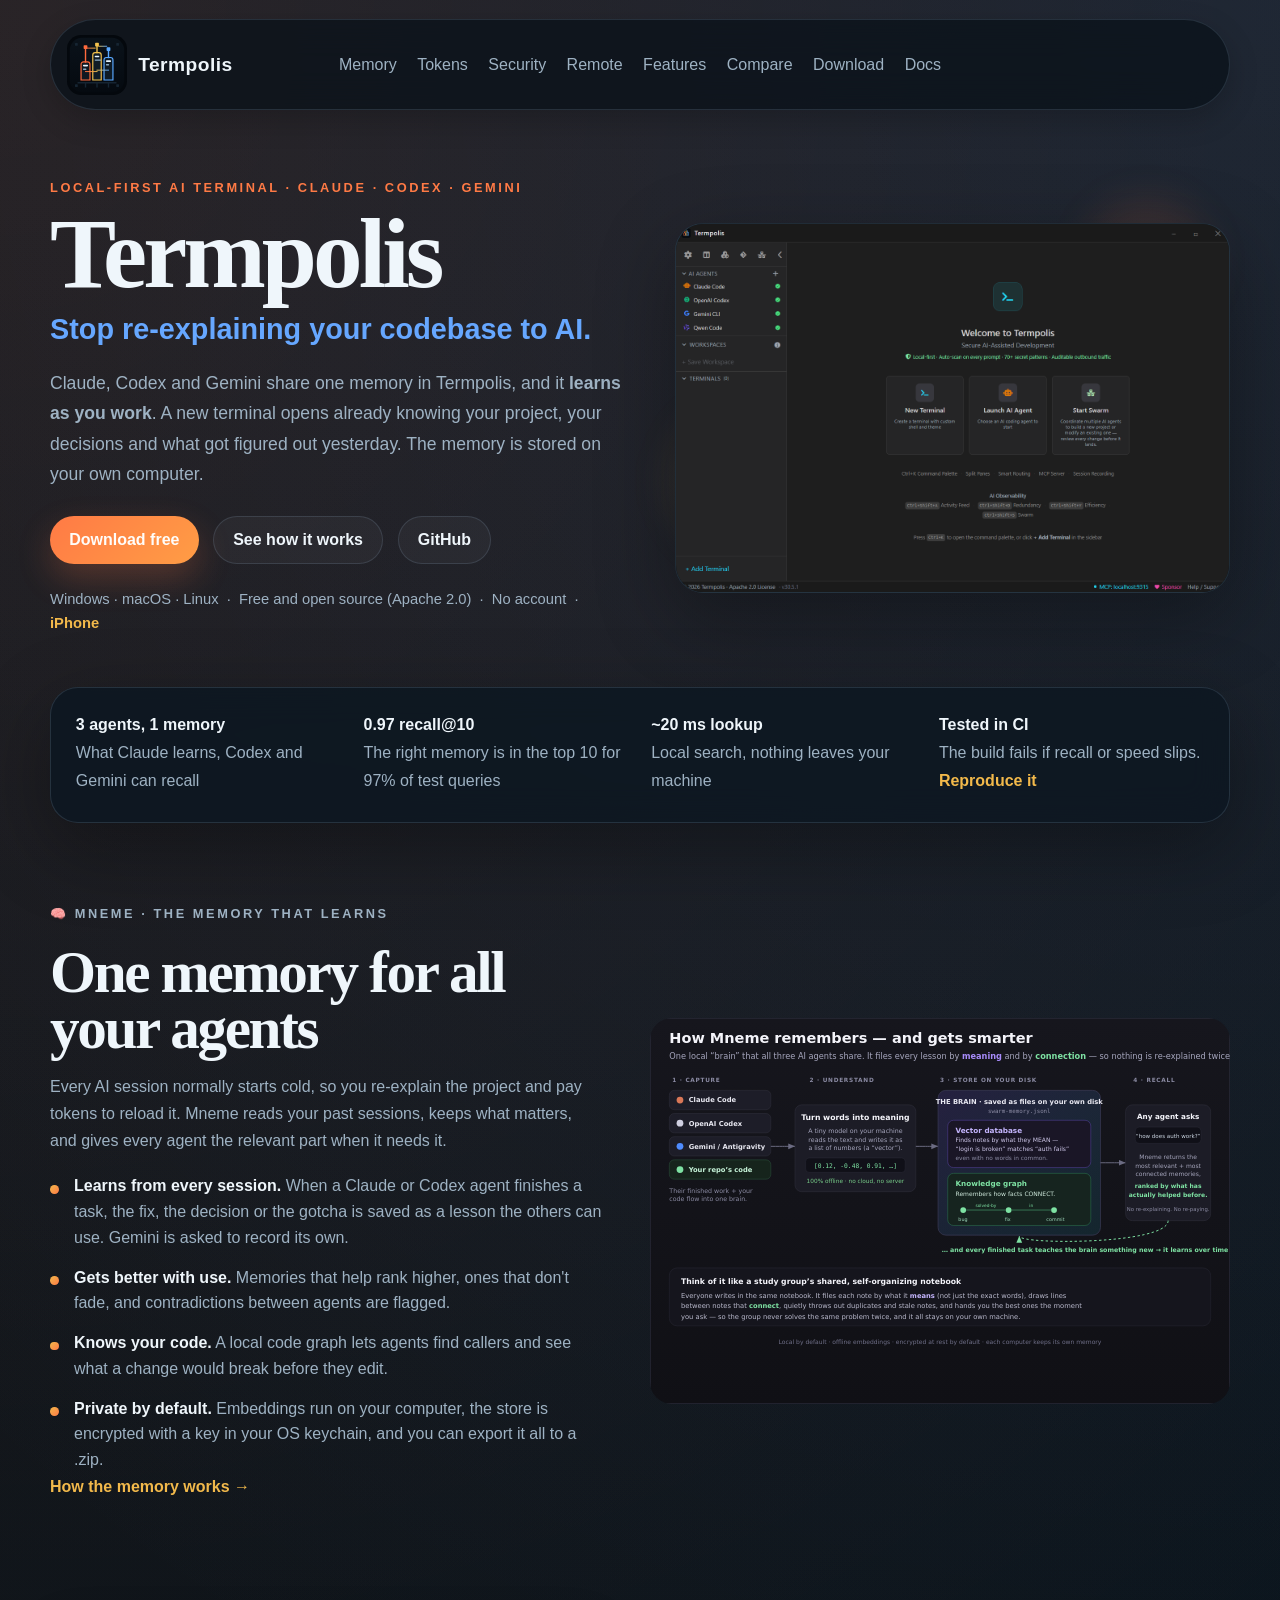
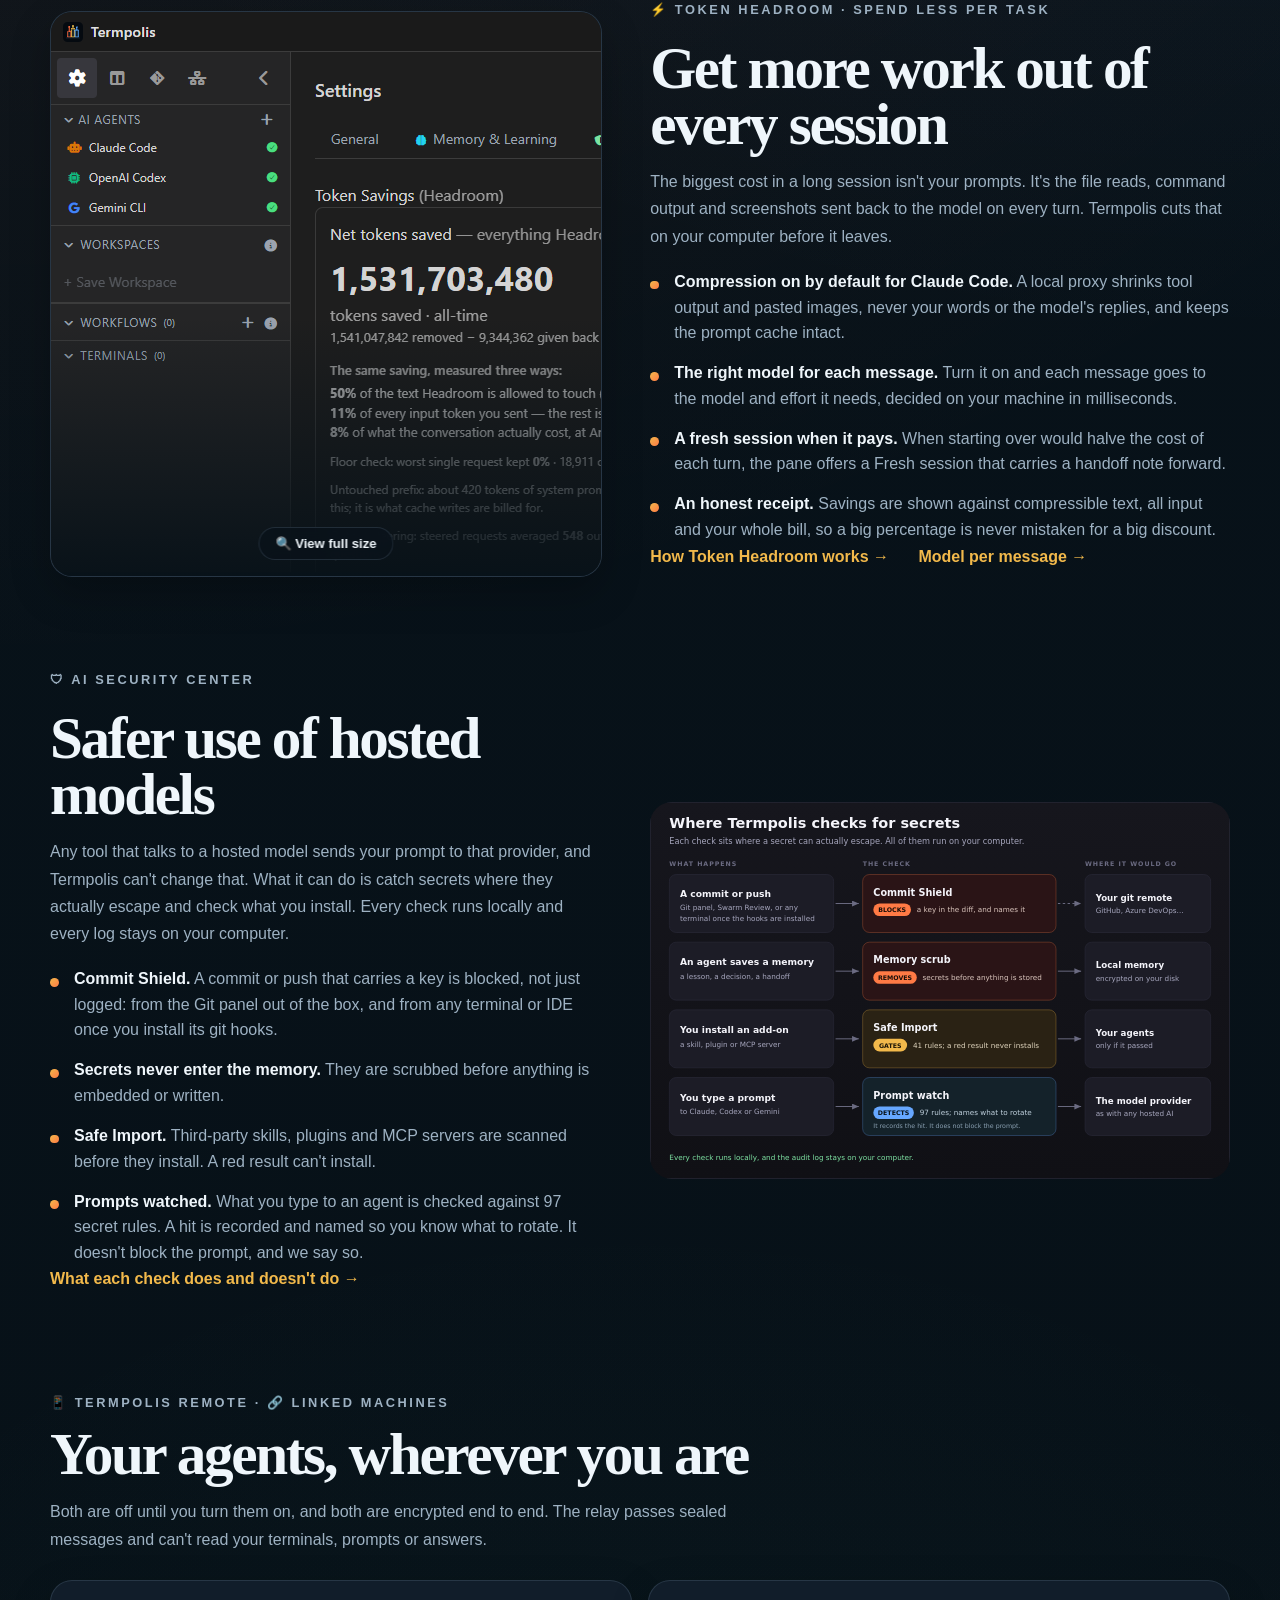
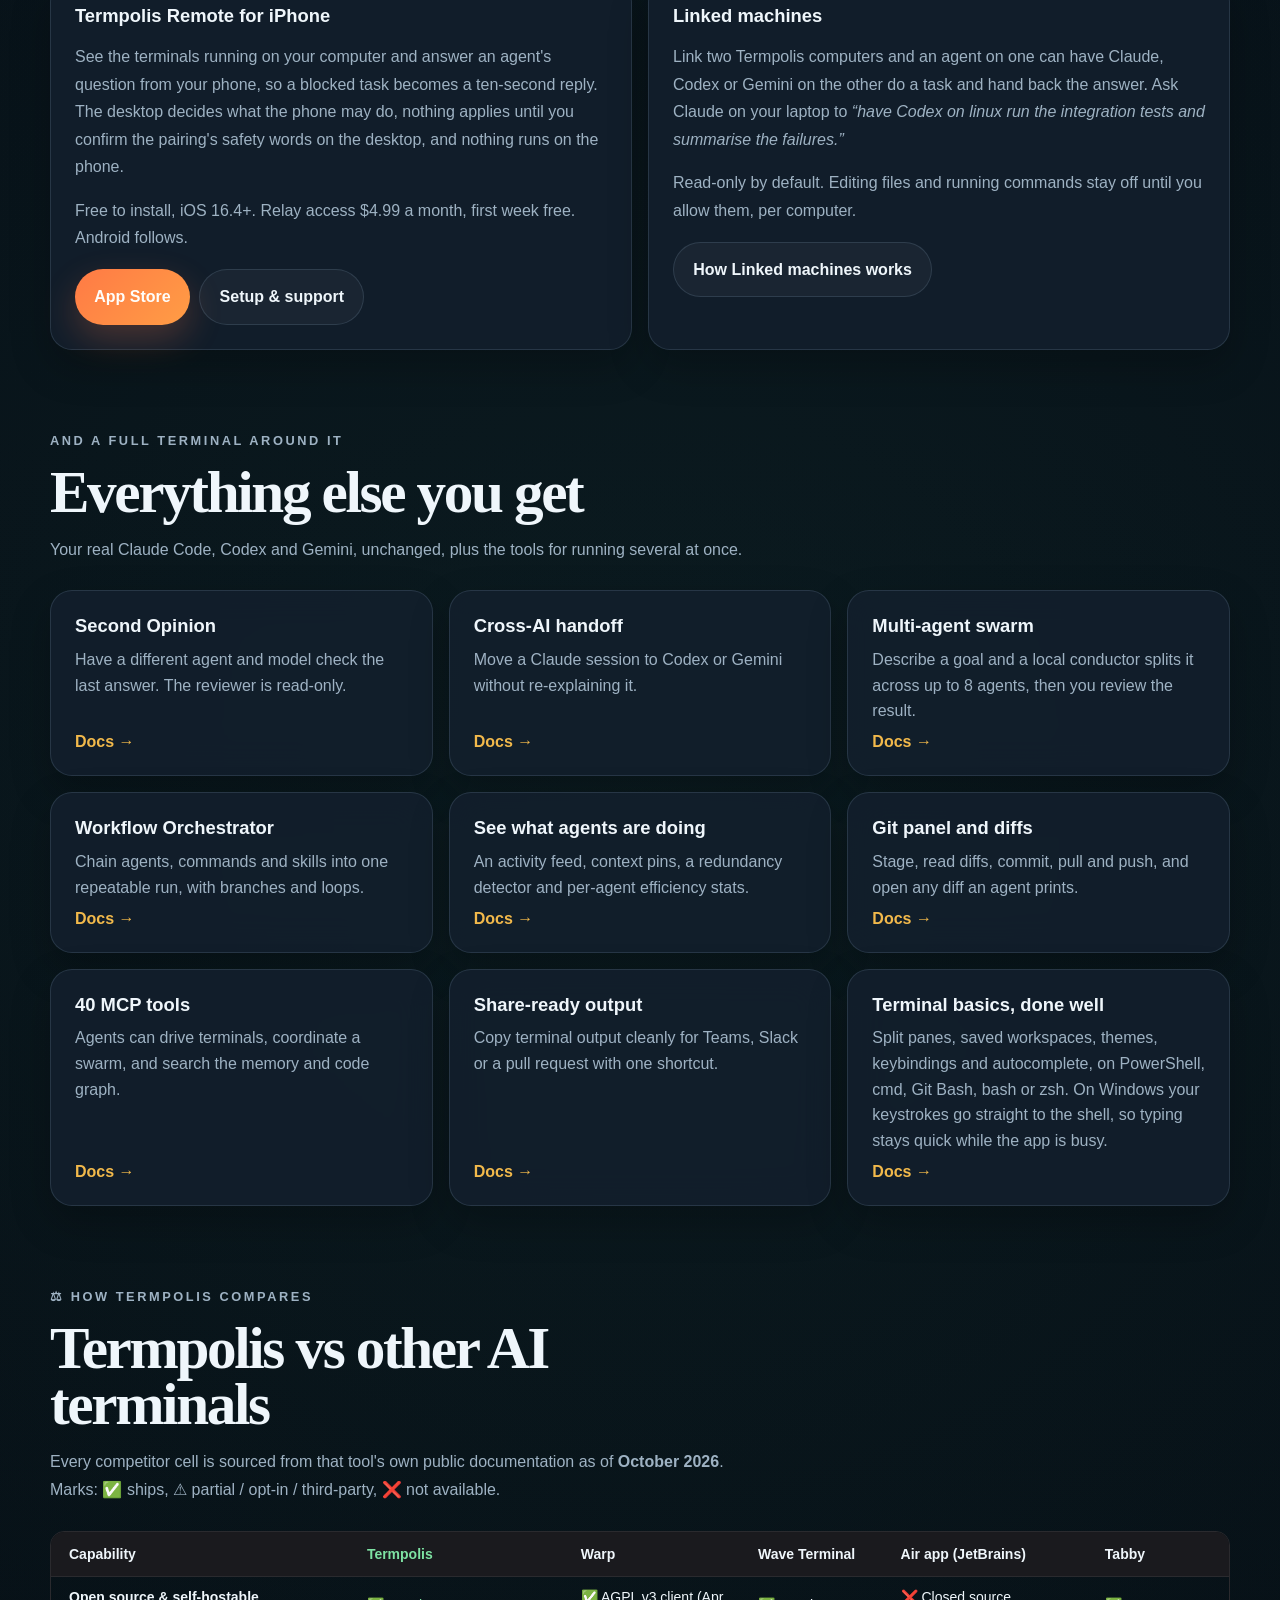
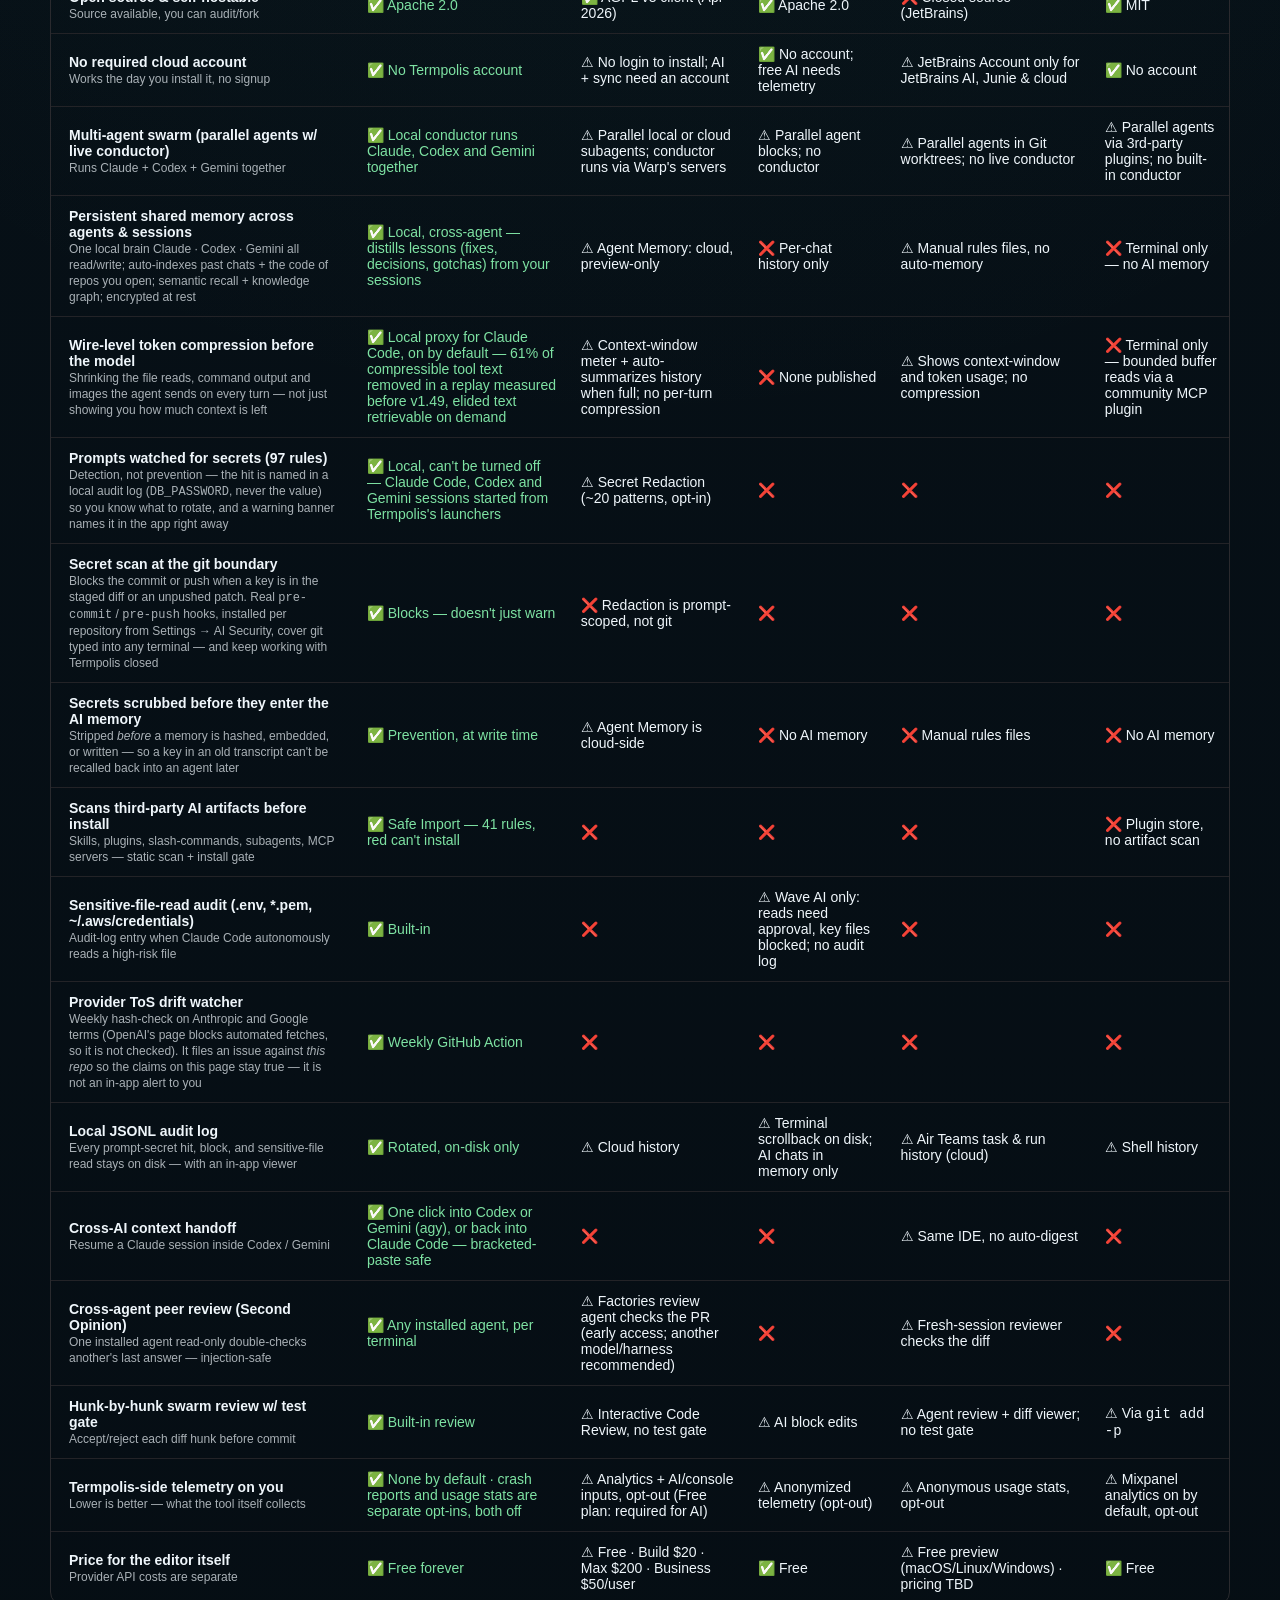
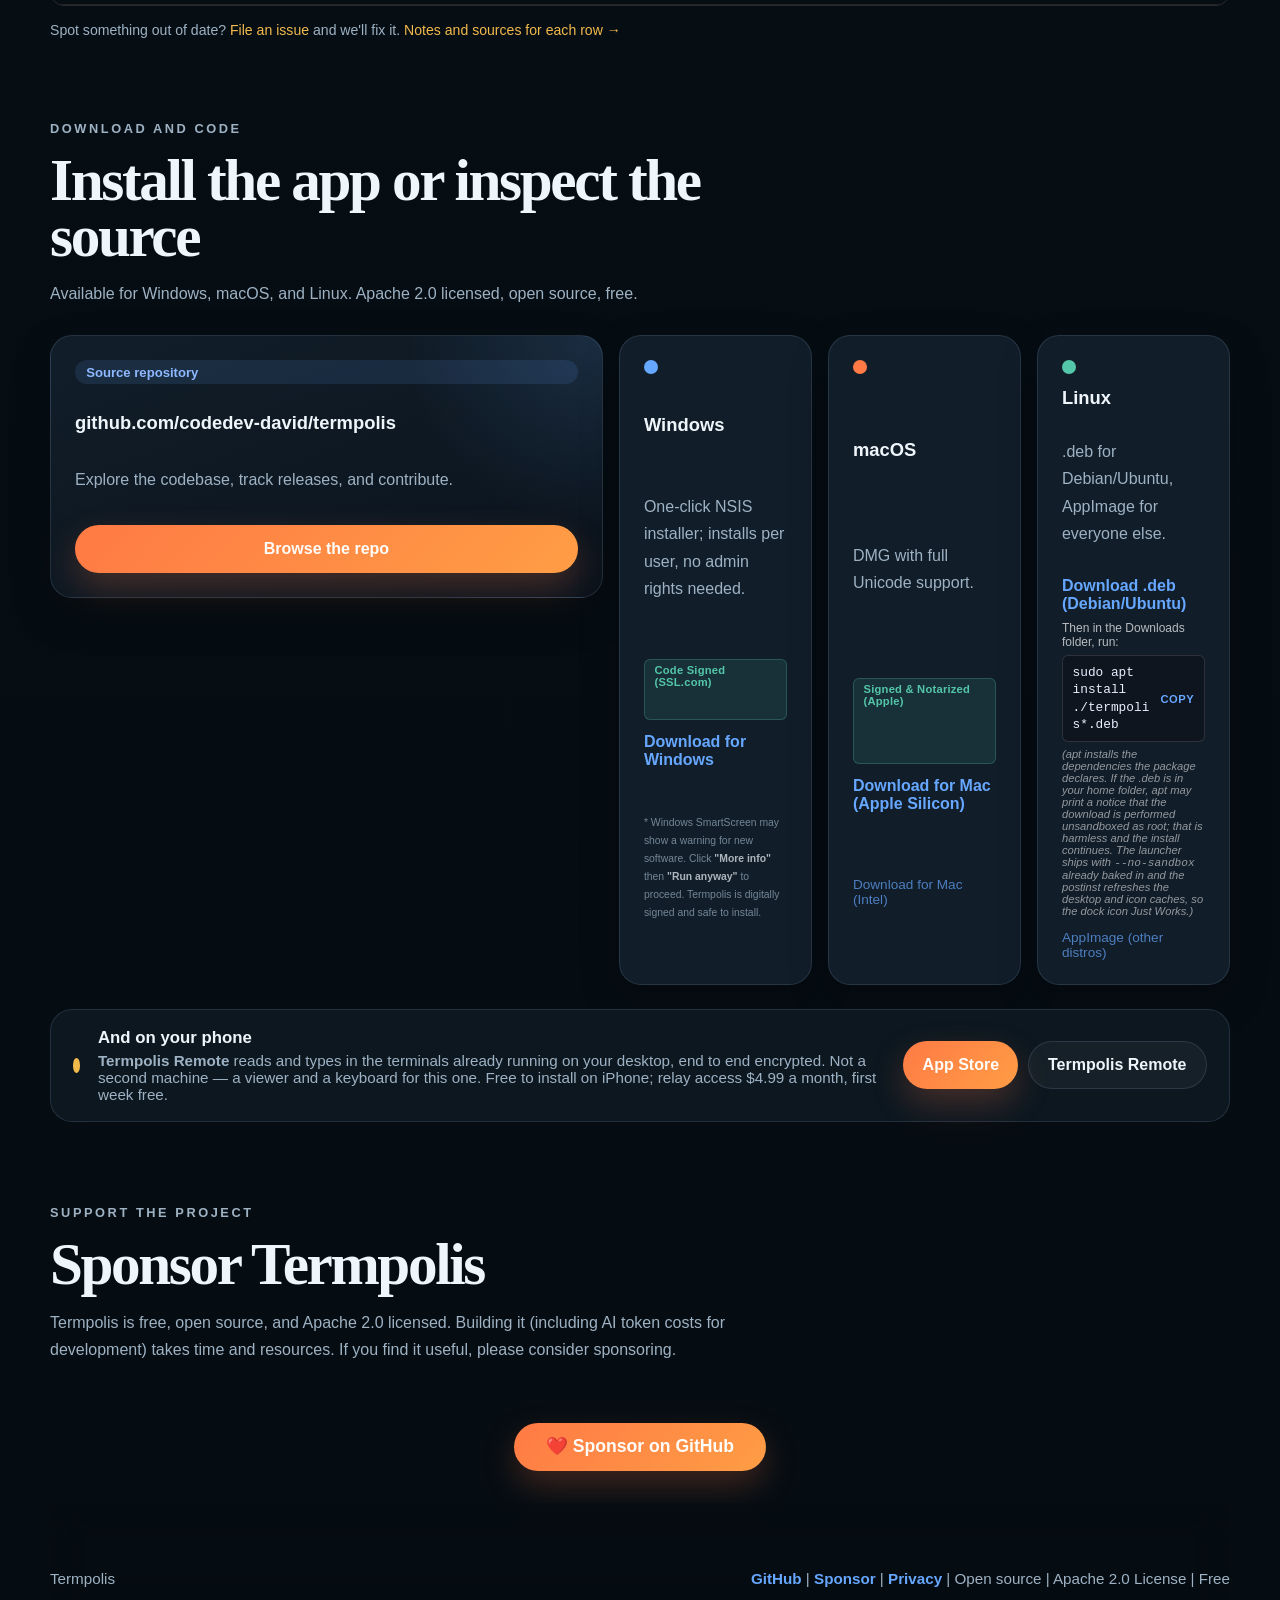
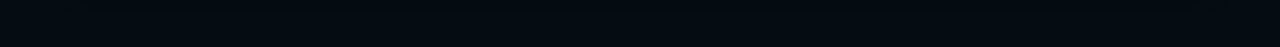
<file: index.html>
<!DOCTYPE html>
<html lang="en">
<head>
  <meta charset="UTF-8">
  <meta name="viewport" content="width=device-width, initial-scale=1.0">
  <title>Termpolis — One AI memory that learns, shared by Claude, Codex, and Gemini</title>
  <meta
    name="description"
    content="The local-first multi-agent terminal for Claude, Codex, and Gemini — one shared memory that learns as you work, Second Opinion cross-agent review, and a security perimeter around the hosted-model path. Free for Windows, macOS, and Linux."
  >
  <meta name="keywords" content="AI terminal, multi-agent AI, shared AI memory, agent memory that learns, cross-agent memory, Second Opinion AI review, Claude Code terminal, Codex, Gemini, MCP server, swarm orchestration, AI developer tools, secret scanner, prompt secret detection, commit secret shield, pre-commit secret hook, Safe Import, MCP server scanner, skill supply chain security, local-first AI">
  <meta name="author" content="Termpolis">
  <link rel="canonical" href="https://termpolis.com/">
  <link rel="icon" type="image/svg+xml" href="logo-termpolis-titlebar.svg">
  <link rel="shortcut icon" href="logo-termpolis-titlebar.svg">

  <!-- Open Graph / LinkedIn / Facebook / Discord / Slack -->
  <meta property="og:type" content="website">
  <meta property="og:site_name" content="Termpolis">
  <meta property="og:url" content="https://termpolis.com/">
  <meta property="og:title" content="Termpolis — One AI memory that learns, shared by Claude, Codex, and Gemini">
  <meta property="og:description" content="The local-first multi-agent terminal for Claude, Codex, and Gemini — one shared memory that learns as you work, Second Opinion cross-agent review, and a security perimeter around the hosted-model path. Free for Windows, macOS, and Linux.">
  <meta property="og:image" content="https://termpolis.com/assets/screenshot-welcome.png">
  <meta property="og:image:width" content="1368">
  <meta property="og:image:height" content="912">
  <meta property="og:image:alt" content="Termpolis welcome screen with AI agents, workspaces, and swarm controls.">
  <meta property="og:locale" content="en_US">

  <!-- Twitter / X -->
  <meta name="twitter:card" content="summary_large_image">
  <meta name="twitter:title" content="Termpolis — One AI memory that learns, shared by Claude, Codex, and Gemini">
  <meta name="twitter:description" content="The local-first multi-agent terminal where Claude, Codex, and Gemini share one memory that learns as you work — with Second Opinion cross-agent review and a hosted-model security perimeter.">
  <meta name="twitter:image" content="https://termpolis.com/assets/screenshot-welcome.png">
  <meta name="twitter:image:alt" content="Termpolis welcome screen with AI agents, workspaces, and swarm controls.">

  <!-- Structured data: SoftwareApplication -->
  <script type="application/ld+json">
  {
    "@context": "https://schema.org",
    "@type": "SoftwareApplication",
    "name": "Termpolis",
    "description": "The local-first multi-agent terminal for Claude, Codex, and Gemini: one shared memory brain that learns as you work, Second Opinion cross-agent review, an MCP server, and a security perimeter around the hosted-model path — every Claude, Codex, and Gemini prompt you type watched against 97 secret rules (detection, with the leak named in a local audit log so you know what to rotate), a Commit Shield that blocks a commit or push carrying a key, Safe Import static-scanning third-party skills, plugins and MCP servers before they install, secrets scrubbed out of the AI memory before it is written, and an audit-log entry when Claude Code reads a sensitive file.",
    "url": "https://termpolis.com/",
    "applicationCategory": "DeveloperApplication",
    "operatingSystem": "Windows, macOS, Linux",
    "softwareVersion": "1.63.2",
    "offers": {
      "@type": "Offer",
      "price": "0",
      "priceCurrency": "USD"
    },
    "license": "https://www.apache.org/licenses/LICENSE-2.0",
    "downloadUrl": "https://github.com/codedev-david/termpolis/releases/latest",
    "codeRepository": "https://github.com/codedev-david/termpolis",
    "author": {
      "@type": "Organization",
      "name": "Termpolis"
    },
    "image": "https://termpolis.com/assets/screenshot-welcome.png"
  }
  </script>

  <link rel="stylesheet" href="styles.css?v=20261111a">

  <!-- Cloudflare Web Analytics -->
  <script defer src='https://static.cloudflareinsights.com/beacon.min.js' data-cf-beacon='{"token": "69e1842746294b5bbb72378c748cb522"}'></script>
  <!-- End Cloudflare Web Analytics -->
</head>
<body>
  <div class="page-shell">
    <header class="site-header">
      <a class="brand" href="#top" aria-label="Termpolis home">
        <img class="brand-logo" src="logo-termpolis.svg" alt="Termpolis logo">
        <span class="brand-text">Termpolis</span>
      </a>
      <nav class="site-nav" aria-label="Primary">
        <a href="#memory">Memory</a>
        <a href="#headroom">Tokens</a>
        <a href="#security">Security</a>
        <a href="#remote">Remote</a>
        <a href="#features">Features</a>
        <a href="#compare">Compare</a>
        <a href="#downloads">Download</a>
        <a href="docs.html">Docs</a>
      </nav>
    </header>

    <main id="top">
      <section class="hero reveal">
        <div class="hero-copy">
          <p class="eyebrow">Local-first AI terminal · Claude · Codex · Gemini</p>
          <h1>Termpolis</h1>
          <p class="tagline">Stop re-explaining your codebase to AI.</p>
          <p class="hero-text">
            Claude, Codex and Gemini share one memory in Termpolis, and it <strong>learns as you work</strong>.
            A new terminal opens already knowing your project, your decisions and what got figured out
            yesterday. The memory is stored on your own computer.
          </p>
          <div class="hero-actions">
            <a class="button" href="#downloads">Download free</a>
            <a class="button button-secondary" href="#memory">See how it works</a>
            <a class="button button-ghost" href="https://github.com/codedev-david/termpolis" target="_blank" rel="noreferrer">GitHub</a>
          </div>
          <p class="hero-meta">Windows · macOS · Linux &nbsp;·&nbsp; Free and open source (Apache 2.0) &nbsp;·&nbsp; No account &nbsp;·&nbsp; <a href="#remote">iPhone</a></p>
        </div>

        <div class="hero-visual" aria-hidden="true">
          <div class="orb orb-coral"></div>
          <div class="orb orb-gold"></div>
          <figure class="product-shot hero-shot">
            <img src="assets/screenshot-welcome.png" alt="Termpolis welcome screen with AI agents and swarm.">
          </figure>
        </div>
      </section>

      <section id="proof" class="stats stats-4 reveal" aria-label="Measured results">
        <article>
          <strong>3 agents, 1 memory</strong>
          <span>What Claude learns, Codex and Gemini can recall</span>
        </article>
        <article>
          <strong>0.97 recall@10</strong>
          <span>The right memory is in the top 10 for 97% of test queries</span>
        </article>
        <article>
          <strong>~20&nbsp;ms lookup</strong>
          <span>Local search, nothing leaves your machine</span>
        </article>
        <article>
          <strong>Tested in CI</strong>
          <span>The build fails if recall or speed slips. <a href="docs.html#proof">Reproduce it</a></span>
        </article>
      </section>

      <!-- PILLAR 1: MEMORY -->
      <section id="memory" class="section reveal">
        <div class="pillar">
          <div class="pillar-copy">
            <p class="eyebrow">🧠 Mneme · the memory that learns</p>
            <h2>One memory for all your agents</h2>
            <p>
              Every AI session normally starts cold, so you re-explain the project and pay tokens to
              reload it. Mneme reads your past sessions, keeps what matters, and gives every agent the
              relevant part when it needs it.
            </p>
            <ul class="detail-list">
              <li><strong>Learns from every session.</strong> When a Claude or Codex agent finishes a task, the fix, the decision or the gotcha is saved as a lesson the others can use. Gemini is asked to record its own.</li>
              <li><strong>Gets better with use.</strong> Memories that help rank higher, ones that don't fade, and contradictions between agents are flagged.</li>
              <li><strong>Knows your code.</strong> A local code graph lets agents find callers and see what a change would break before they edit.</li>
              <li><strong>Private by default.</strong> Embeddings run on your computer, the store is encrypted with a key in your OS keychain, and you can export it all to a .zip.</li>
            </ul>
            <p class="read-more"><a href="docs.html#memory">How the memory works &rarr;</a></p>
          </div>
          <figure class="pillar-media">
            <img src="assets/diagram-mneme.svg?v=20261008b" alt="How Mneme works: Claude, Codex and Gemini write to and recall from one local memory that distills lessons from each session." loading="lazy">
          </figure>
        </div>
      </section>

      <!-- PILLAR 2: TOKENS -->
      <section id="headroom" class="section reveal">
        <span id="model-per-message" class="anchor-alias" aria-hidden="true"></span>
        <div class="pillar pillar-flip">
          <div class="pillar-copy">
            <p class="eyebrow">⚡ Token Headroom · spend less per task</p>
            <h2>Get more work out of every session</h2>
            <p>
              The biggest cost in a long session isn't your prompts. It's the file reads, command
              output and screenshots sent back to the model on every turn. Termpolis cuts that on
              your computer before it leaves.
            </p>
            <ul class="detail-list">
              <li><strong>Compression on by default for Claude Code.</strong> A local proxy shrinks tool output and pasted images, never your words or the model's replies, and keeps the prompt cache intact.</li>
              <li><strong>The right model for each message.</strong> Turn it on and each message goes to the model and effort it needs, decided on your machine in milliseconds.</li>
              <li><strong>A fresh session when it pays.</strong> When starting over would halve the cost of each turn, the pane offers a Fresh session that carries a handoff note forward.</li>
              <li><strong>An honest receipt.</strong> Savings are shown against compressible text, all input and your whole bill, so a big percentage is never mistaken for a big discount.</li>
            </ul>
            <p class="read-more"><a href="docs.html#headroom">How Token Headroom works &rarr;</a> &nbsp; <a href="docs.html#choosing-the-model">Model per message &rarr;</a></p>
          </div>
          <figure class="pillar-media">
            <button type="button" class="dashboard-thumb" data-lightbox="assets/screenshot-token-savings.png" data-lightbox-alt="Termpolis Settings, Token Savings: tokens saved, and the same saving stated against compressible text, all input and effective cost." aria-label="Open the Token Savings screenshot full size">
              <img src="assets/screenshot-token-savings.png" width="1368" height="912" loading="lazy" alt="Token Savings settings tab showing tokens saved and the saving stated three ways.">
              <span class="dashboard-thumb-cue" aria-hidden="true">🔍 View full size</span>
            </button>
          </figure>
        </div>
      </section>

      <!-- PILLAR 3: SECURITY -->
      <section id="security" class="section reveal">
        <div class="pillar">
          <div class="pillar-copy">
            <p class="eyebrow">🛡 AI Security Center</p>
            <h2>Safer use of hosted models</h2>
            <p>
              Any tool that talks to a hosted model sends your prompt to that provider, and Termpolis
              can't change that. What it can do is catch secrets where they actually escape and check
              what you install. Every check runs locally and every log stays on your computer.
            </p>
            <ul class="detail-list">
              <li><strong>Commit Shield.</strong> A commit or push that carries a key is blocked, not just logged: from the Git panel out of the box, and from any terminal or IDE once you install its git hooks.</li>
              <li><strong>Secrets never enter the memory.</strong> They are scrubbed before anything is embedded or written.</li>
              <li><strong>Safe Import.</strong> Third-party skills, plugins and MCP servers are scanned before they install. A red result can't install.</li>
              <li><strong>Prompts watched.</strong> What you type to an agent is checked against 97 secret rules. A hit is recorded and named so you know what to rotate. It doesn't block the prompt, and we say so.</li>
            </ul>
            <p class="read-more"><a href="docs.html#security-center">What each check does and doesn't do &rarr;</a></p>
          </div>
          <figure class="pillar-media">
            <img src="assets/diagram-security.svg?v=20261110b" width="1200" height="780" loading="lazy" alt="Where Termpolis checks for secrets: Commit Shield blocks a key in a commit or push, the memory scrub removes secrets before anything is stored, Safe Import gates add-ons before they install, and the prompt watch detects and names a secret in a prompt without blocking it.">
          </figure>
        </div>
      </section>

      <!-- PILLAR 4: REMOTE + LINKED -->
      <section id="remote" class="section reveal">
        <span id="mobile" class="anchor-alias" aria-hidden="true"></span>
        <div class="section-heading">
          <p class="eyebrow">📱 Termpolis Remote · 🔗 Linked machines</p>
          <h2>Your agents, wherever you are</h2>
          <p>
            Both are off until you turn them on, and both are encrypted end to end. The relay passes
            sealed messages and can't read your terminals, prompts or answers.
          </p>
        </div>
        <div class="feature-grid">
          <article class="card">
            <h3>Termpolis Remote for iPhone</h3>
            <p>See the terminals running on your computer and answer an agent's question from your phone, so a blocked task becomes a ten-second reply. The desktop decides what the phone may do, nothing applies until you confirm the pairing's safety words on the desktop, and nothing runs on the phone.</p>
            <p class="mini-note">Free to install, iOS 16.4+. Relay access $4.99 a month, first week free. Android follows.</p>
            <p class="card-actions"><a class="button" href="https://apps.apple.com/us/app/termpolis-r/id6809306362" target="_blank" rel="noreferrer">App Store</a> <a class="button button-secondary" href="/mobile/">Setup &amp; support</a></p>
          </article>
          <article class="card" id="linked">
            <h3>Linked machines</h3>
            <p>Link two Termpolis computers and an agent on one can have Claude, Codex or Gemini on the other do a task and hand back the answer. Ask Claude on your laptop to <em>&ldquo;have Codex on linux run the integration tests and summarise the failures.&rdquo;</em></p>
            <p class="mini-note">Read-only by default. Editing files and running commands stay off until you allow them, per computer.</p>
            <p class="card-actions"><a class="button button-secondary" href="docs.html#linked-machines">How Linked machines works</a></p>
          </article>
        </div>
      </section>

      <!-- EVERYTHING ELSE -->
      <section id="features" class="section reveal">
        <span id="why" class="anchor-alias" aria-hidden="true"></span>
        <div class="section-heading">
          <p class="eyebrow">And a full terminal around it</p>
          <h2>Everything else you get</h2>
          <p>Your real Claude Code, Codex and Gemini, unchanged, plus the tools for running several at once.</p>
        </div>
        <div class="feature-grid feature-grid-3">
          <article class="card" id="second-opinion">
            <h3>Second Opinion</h3>
            <p>Have a different agent and model check the last answer. The reviewer is read-only.</p>
            <a class="card-link" href="docs.html#second-opinion">Docs &rarr;</a>
          </article>
          <article class="card" id="context-handoff">
            <h3>Cross-AI handoff</h3>
            <p>Move a Claude session to Codex or Gemini without re-explaining it.</p>
            <a class="card-link" href="docs.html#context-handoff">Docs &rarr;</a>
          </article>
          <article class="card" id="swarm">
            <h3>Multi-agent swarm</h3>
            <p>Describe a goal and a local conductor splits it across up to 8 agents, then you review the result.</p>
            <a class="card-link" href="docs.html#swarm">Docs &rarr;</a>
          </article>
          <article class="card" id="workflow-orchestrator">
            <h3>Workflow Orchestrator</h3>
            <p>Chain agents, commands and skills into one repeatable run, with branches and loops.</p>
            <a class="card-link" href="docs.html#workflows">Docs &rarr;</a>
          </article>
          <article class="card" id="observability">
            <h3>See what agents are doing</h3>
            <p>An activity feed, context pins, a redundancy detector and per-agent efficiency stats.</p>
            <a class="card-link" href="docs.html#observability-docs">Docs &rarr;</a>
          </article>
          <article class="card" id="git">
            <h3>Git panel and diffs</h3>
            <p>Stage, read diffs, commit, pull and push, and open any diff an agent prints.</p>
            <a class="card-link" href="docs.html#git">Docs &rarr;</a>
          </article>
          <article class="card" id="ai-native">
            <h3>40 MCP tools</h3>
            <p>Agents can drive terminals, coordinate a swarm, and search the memory and code graph.</p>
            <a class="card-link" href="docs.html#mcp">Docs &rarr;</a>
          </article>
          <article class="card" id="share">
            <h3>Share-ready output</h3>
            <p>Copy terminal output cleanly for Teams, Slack or a pull request with one shortcut.</p>
            <a class="card-link" href="docs.html#copy-share">Docs &rarr;</a>
          </article>
          <article class="card" id="workspaces">
            <h3>Terminal basics, done well</h3>
            <p>Split panes, saved workspaces, themes, keybindings and autocomplete, on PowerShell, cmd, Git Bash, bash or zsh. On Windows your keystrokes go straight to the shell, so typing stays quick while the app is busy.</p>
            <a class="card-link" href="docs.html#workspaces">Docs &rarr;</a>
          </article>
        </div>
      </section>

      <!-- COMPARE -->
      <section id="compare" class="section reveal">
        <div class="section-heading">
          <p class="eyebrow">⚖ How Termpolis compares</p>
          <h2>Termpolis vs other AI terminals</h2>
          <p>
            Every competitor cell is sourced from that tool's own public documentation as of
            <strong>October 2026</strong>. Marks: ✅ ships, ⚠ partial / opt-in / third-party, ❌ not available.
          </p>
        </div>
        <div class="compare-table-wrapper" style="overflow-x:auto;border:1px solid #2a2a2e;border-radius:14px;">
          <table class="compare-table" style="width:100%;border-collapse:collapse;font-size:14px;min-width:880px;">
            <thead>
              <tr style="background:#1a1a1e;text-align:left;">
                <th scope="col" style="padding:14px 18px;border-bottom:1px solid #2a2a2e;">Capability</th>
                <th scope="col" style="padding:14px 12px;border-bottom:1px solid #2a2a2e;color:#7ee2a3;">Termpolis</th>
                <th scope="col" style="padding:14px 12px;border-bottom:1px solid #2a2a2e;">Warp</th>
                <th scope="col" style="padding:14px 12px;border-bottom:1px solid #2a2a2e;">Wave Terminal</th>
                <th scope="col" style="padding:14px 12px;border-bottom:1px solid #2a2a2e;">Air app (JetBrains)</th>
                <th scope="col" style="padding:14px 12px;border-bottom:1px solid #2a2a2e;">Tabby</th>
              </tr>
            </thead>
            <tbody>
              <tr>
                <td style="padding:12px 18px;border-bottom:1px solid #232327;"><strong>Open source &amp; self-hostable</strong><br><span style="opacity:0.7;font-size:12px;">Source available, you can audit/fork</span></td>
                <td style="padding:12px;border-bottom:1px solid #232327;color:#7ee2a3;">✅ Apache 2.0</td>
                <td style="padding:12px;border-bottom:1px solid #232327;">✅ AGPL v3 client (Apr 2026)</td>
                <td style="padding:12px;border-bottom:1px solid #232327;">✅ Apache 2.0</td>
                <td style="padding:12px;border-bottom:1px solid #232327;">❌ Closed source (JetBrains)</td>
                <td style="padding:12px;border-bottom:1px solid #232327;">✅ MIT</td>
              </tr>
              <tr>
                <td style="padding:12px 18px;border-bottom:1px solid #232327;"><strong>No required cloud account</strong><br><span style="opacity:0.7;font-size:12px;">Works the day you install it, no signup</span></td>
                <td style="padding:12px;border-bottom:1px solid #232327;color:#7ee2a3;">✅ No Termpolis account</td>
                <td style="padding:12px;border-bottom:1px solid #232327;">⚠ No login to install; AI + sync need an account</td>
                <td style="padding:12px;border-bottom:1px solid #232327;">✅ No account; free AI needs telemetry</td>
                <td style="padding:12px;border-bottom:1px solid #232327;">⚠ JetBrains Account only for JetBrains AI, Junie &amp; cloud</td>
                <td style="padding:12px;border-bottom:1px solid #232327;">✅ No account</td>
              </tr>
              <tr>
                <td style="padding:12px 18px;border-bottom:1px solid #232327;"><strong>Multi-agent swarm (parallel agents w/ live conductor)</strong><br><span style="opacity:0.7;font-size:12px;">Runs Claude + Codex + Gemini together</span></td>
                <td style="padding:12px;border-bottom:1px solid #232327;color:#7ee2a3;">✅ Local conductor runs Claude, Codex and Gemini together</td>
                <td style="padding:12px;border-bottom:1px solid #232327;">⚠ Parallel local or cloud subagents; conductor runs via Warp's servers</td>
                <td style="padding:12px;border-bottom:1px solid #232327;">⚠ Parallel agent blocks; no conductor</td>
                <td style="padding:12px;border-bottom:1px solid #232327;">⚠ Parallel agents in Git worktrees; no live conductor</td>
                <td style="padding:12px;border-bottom:1px solid #232327;">⚠ Parallel agents via 3rd-party plugins; no built-in conductor</td>
              </tr>
              <tr>
                <td style="padding:12px 18px;border-bottom:1px solid #232327;"><strong>Persistent shared memory across agents &amp; sessions</strong><br><span style="opacity:0.7;font-size:12px;">One local brain Claude · Codex · Gemini all read/write; auto-indexes past chats + the code of repos you open; semantic recall + knowledge graph; encrypted at rest</span></td>
                <td style="padding:12px;border-bottom:1px solid #232327;color:#7ee2a3;">✅ Local, cross-agent — distills lessons (fixes, decisions, gotchas) from your sessions</td>
                <td style="padding:12px;border-bottom:1px solid #232327;">⚠ Agent Memory: cloud, preview-only</td>
                <td style="padding:12px;border-bottom:1px solid #232327;">❌ Per-chat history only</td>
                <td style="padding:12px;border-bottom:1px solid #232327;">⚠ Manual rules files, no auto-memory</td>
                <td style="padding:12px;border-bottom:1px solid #232327;">❌ Terminal only — no AI memory</td>
              </tr>
              <tr>
                <td style="padding:12px 18px;border-bottom:1px solid #232327;"><strong>Wire-level token compression before the model</strong><br><span style="opacity:0.7;font-size:12px;">Shrinking the file reads, command output and images the agent sends on every turn — not just showing you how much context is left</span></td>
                <td style="padding:12px;border-bottom:1px solid #232327;color:#7ee2a3;">✅ Local proxy for Claude Code, on by default — 61% of compressible tool text removed in a replay measured before v1.49, elided text retrievable on demand</td>
                <td style="padding:12px;border-bottom:1px solid #232327;">⚠ Context-window meter + auto-summarizes history when full; no per-turn compression</td>
                <td style="padding:12px;border-bottom:1px solid #232327;">❌ None published</td>
                <td style="padding:12px;border-bottom:1px solid #232327;">⚠ Shows context-window and token usage; no compression</td>
                <td style="padding:12px;border-bottom:1px solid #232327;">❌ Terminal only — bounded buffer reads via a community MCP plugin</td>
              </tr>
              <tr>
                <td style="padding:12px 18px;border-bottom:1px solid #232327;"><strong>Prompts watched for secrets (97 rules)</strong><br><span style="opacity:0.7;font-size:12px;">Detection, not prevention &mdash; the hit is named in a local audit log (<code>DB_PASSWORD</code>, never the value) so you know what to rotate, and a warning banner names it in the app right away</span></td>
                <td style="padding:12px;border-bottom:1px solid #232327;color:#7ee2a3;">✅ Local, can't be turned off — Claude Code, Codex and Gemini sessions started from Termpolis's launchers</td>
                <td style="padding:12px;border-bottom:1px solid #232327;">⚠ Secret Redaction (~20 patterns, opt-in)</td>
                <td style="padding:12px;border-bottom:1px solid #232327;">❌</td>
                <td style="padding:12px;border-bottom:1px solid #232327;">❌</td>
                <td style="padding:12px;border-bottom:1px solid #232327;">❌</td>
              </tr>
              <tr>
                <td style="padding:12px 18px;border-bottom:1px solid #232327;"><strong>Secret scan at the git boundary</strong><br><span style="opacity:0.7;font-size:12px;">Blocks the commit or push when a key is in the staged diff or an unpushed patch. Real <code>pre-commit</code>&nbsp;/&nbsp;<code>pre-push</code> hooks, installed per repository from Settings &rarr; AI Security, cover git typed into any terminal &mdash; and keep working with Termpolis closed</span></td>
                <td style="padding:12px;border-bottom:1px solid #232327;color:#7ee2a3;">✅ Blocks — doesn't just warn</td>
                <td style="padding:12px;border-bottom:1px solid #232327;">❌ Redaction is prompt-scoped, not git</td>
                <td style="padding:12px;border-bottom:1px solid #232327;">❌</td>
                <td style="padding:12px;border-bottom:1px solid #232327;">❌</td>
                <td style="padding:12px;border-bottom:1px solid #232327;">❌</td>
              </tr>
              <tr>
                <td style="padding:12px 18px;border-bottom:1px solid #232327;"><strong>Secrets scrubbed before they enter the AI memory</strong><br><span style="opacity:0.7;font-size:12px;">Stripped <em>before</em> a memory is hashed, embedded, or written &mdash; so a key in an old transcript can't be recalled back into an agent later</span></td>
                <td style="padding:12px;border-bottom:1px solid #232327;color:#7ee2a3;">✅ Prevention, at write time</td>
                <td style="padding:12px;border-bottom:1px solid #232327;">⚠ Agent Memory is cloud-side</td>
                <td style="padding:12px;border-bottom:1px solid #232327;">❌ No AI memory</td>
                <td style="padding:12px;border-bottom:1px solid #232327;">❌ Manual rules files</td>
                <td style="padding:12px;border-bottom:1px solid #232327;">❌ No AI memory</td>
              </tr>
              <tr>
                <td style="padding:12px 18px;border-bottom:1px solid #232327;"><strong>Scans third-party AI artifacts before install</strong><br><span style="opacity:0.7;font-size:12px;">Skills, plugins, slash-commands, subagents, MCP servers — static scan + install gate</span></td>
                <td style="padding:12px;border-bottom:1px solid #232327;color:#7ee2a3;">✅ Safe Import — 41 rules, red can't install</td>
                <td style="padding:12px;border-bottom:1px solid #232327;">❌</td>
                <td style="padding:12px;border-bottom:1px solid #232327;">❌</td>
                <td style="padding:12px;border-bottom:1px solid #232327;">❌</td>
                <td style="padding:12px;border-bottom:1px solid #232327;">❌ Plugin store, no artifact scan</td>
              </tr>
              <tr>
                <td style="padding:12px 18px;border-bottom:1px solid #232327;"><strong>Sensitive-file-read audit (.env, *.pem, ~/.aws/credentials)</strong><br><span style="opacity:0.7;font-size:12px;">Audit-log entry when Claude Code autonomously reads a high-risk file</span></td>
                <td style="padding:12px;border-bottom:1px solid #232327;color:#7ee2a3;">✅ Built-in</td>
                <td style="padding:12px;border-bottom:1px solid #232327;">❌</td>
                <td style="padding:12px;border-bottom:1px solid #232327;">⚠ Wave AI only: reads need approval, key files blocked; no audit log</td>
                <td style="padding:12px;border-bottom:1px solid #232327;">❌</td>
                <td style="padding:12px;border-bottom:1px solid #232327;">❌</td>
              </tr>
              <tr>
                <td style="padding:12px 18px;border-bottom:1px solid #232327;"><strong>Provider ToS drift watcher</strong><br><span style="opacity:0.7;font-size:12px;">Weekly hash-check on Anthropic and Google terms (OpenAI's page blocks automated fetches, so it is not checked). It files an issue against <em>this repo</em> so the claims on this page stay true &mdash; it is not an in-app alert to you</span></td>
                <td style="padding:12px;border-bottom:1px solid #232327;color:#7ee2a3;">✅ Weekly GitHub Action</td>
                <td style="padding:12px;border-bottom:1px solid #232327;">❌</td>
                <td style="padding:12px;border-bottom:1px solid #232327;">❌</td>
                <td style="padding:12px;border-bottom:1px solid #232327;">❌</td>
                <td style="padding:12px;border-bottom:1px solid #232327;">❌</td>
              </tr>
              <tr>
                <td style="padding:12px 18px;border-bottom:1px solid #232327;"><strong>Local JSONL audit log</strong><br><span style="opacity:0.7;font-size:12px;">Every prompt-secret hit, block, and sensitive-file read stays on disk &mdash; with an in-app viewer</span></td>
                <td style="padding:12px;border-bottom:1px solid #232327;color:#7ee2a3;">✅ Rotated, on-disk only</td>
                <td style="padding:12px;border-bottom:1px solid #232327;">⚠ Cloud history</td>
                <td style="padding:12px;border-bottom:1px solid #232327;">⚠ Terminal scrollback on disk; AI chats in memory only</td>
                <td style="padding:12px;border-bottom:1px solid #232327;">⚠ Air Teams task &amp; run history (cloud)</td>
                <td style="padding:12px;border-bottom:1px solid #232327;">⚠ Shell history</td>
              </tr>
              <tr>
                <td style="padding:12px 18px;border-bottom:1px solid #232327;"><strong>Cross-AI context handoff</strong><br><span style="opacity:0.7;font-size:12px;">Resume a Claude session inside Codex / Gemini</span></td>
                <td style="padding:12px;border-bottom:1px solid #232327;color:#7ee2a3;">✅ One click into Codex or Gemini (agy), or back into Claude Code — bracketed-paste safe</td>
                <td style="padding:12px;border-bottom:1px solid #232327;">❌</td>
                <td style="padding:12px;border-bottom:1px solid #232327;">❌</td>
                <td style="padding:12px;border-bottom:1px solid #232327;">⚠ Same IDE, no auto-digest</td>
                <td style="padding:12px;border-bottom:1px solid #232327;">❌</td>
              </tr>
              <tr>
                <td style="padding:12px 18px;border-bottom:1px solid #232327;"><strong>Cross-agent peer review (Second Opinion)</strong><br><span style="opacity:0.7;font-size:12px;">One installed agent read-only double-checks another's last answer — injection-safe</span></td>
                <td style="padding:12px;border-bottom:1px solid #232327;color:#7ee2a3;">✅ Any installed agent, per terminal</td>
                <td style="padding:12px;border-bottom:1px solid #232327;">⚠ Factories review agent checks the PR (early access; another model/harness recommended)</td>
                <td style="padding:12px;border-bottom:1px solid #232327;">❌</td>
                <td style="padding:12px;border-bottom:1px solid #232327;">⚠ Fresh-session reviewer checks the diff</td>
                <td style="padding:12px;border-bottom:1px solid #232327;">❌</td>
              </tr>
              <tr>
                <td style="padding:12px 18px;border-bottom:1px solid #232327;"><strong>Hunk-by-hunk swarm review w/ test gate</strong><br><span style="opacity:0.7;font-size:12px;">Accept/reject each diff hunk before commit</span></td>
                <td style="padding:12px;border-bottom:1px solid #232327;color:#7ee2a3;">✅ Built-in review</td>
                <td style="padding:12px;border-bottom:1px solid #232327;">⚠ Interactive Code Review, no test gate</td>
                <td style="padding:12px;border-bottom:1px solid #232327;">⚠ AI block edits</td>
                <td style="padding:12px;border-bottom:1px solid #232327;">⚠ Agent review + diff viewer; no test gate</td>
                <td style="padding:12px;border-bottom:1px solid #232327;">⚠ Via <code>git add -p</code></td>
              </tr>
              <tr>
                <td style="padding:12px 18px;border-bottom:1px solid #232327;"><strong>Termpolis-side telemetry on you</strong><br><span style="opacity:0.7;font-size:12px;">Lower is better — what the tool itself collects</span></td>
                <td style="padding:12px;border-bottom:1px solid #232327;color:#7ee2a3;">✅ None by default · crash reports and usage stats are separate opt-ins, both off</td>
                <td style="padding:12px;border-bottom:1px solid #232327;">⚠ Analytics + AI/console inputs, opt-out (Free plan: required for AI)</td>
                <td style="padding:12px;border-bottom:1px solid #232327;">⚠ Anonymized telemetry (opt-out)</td>
                <td style="padding:12px;border-bottom:1px solid #232327;">⚠ Anonymous usage stats, opt-out</td>
                <td style="padding:12px;border-bottom:1px solid #232327;">⚠ Mixpanel analytics on by default, opt-out</td>
              </tr>
              <tr>
                <td style="padding:12px 18px;border-bottom:1px solid #232327;"><strong>Price for the editor itself</strong><br><span style="opacity:0.7;font-size:12px;">Provider API costs are separate</span></td>
                <td style="padding:12px;border-bottom:1px solid #232327;color:#7ee2a3;">✅ Free forever</td>
                <td style="padding:12px;border-bottom:1px solid #232327;">⚠ Free · Build $20 · Max $200 · Business $50/user</td>
                <td style="padding:12px;border-bottom:1px solid #232327;">✅ Free</td>
                <td style="padding:12px;border-bottom:1px solid #232327;">⚠ Free preview (macOS/Linux/Windows) · pricing TBD</td>
                <td style="padding:12px;border-bottom:1px solid #232327;">✅ Free</td>
              </tr>
            </tbody>
          </table>
        </div>
        <p class="table-note">
          Spot something out of date? <a href="https://github.com/codedev-david/termpolis/issues/new" target="_blank" rel="noreferrer">File an issue</a> and we'll fix it.
          <a href="docs.html#comparison-notes">Notes and sources for each row &rarr;</a>
        </p>
      </section>

      <!-- DOWNLOADS -->
      <section id="downloads" class="section reveal">
        <div class="section-heading">
          <p class="eyebrow">Download and code</p>
          <h2>Install the app or inspect the source</h2>
          <p>
            Available for Windows, macOS, and Linux. Apache 2.0 licensed, open source, free.
          </p>
        </div>
        <div class="download-layout">
          <article class="repo-card">
            <span class="preview-tag">Source repository</span>
            <h3>github.com/codedev-david/termpolis</h3>
            <p>Explore the codebase, track releases, and contribute.</p>
            <a class="button" href="https://github.com/codedev-david/termpolis" target="_blank" rel="noreferrer">Browse the repo</a>
          </article>
          <div class="download-grid">
            <article class="download-card">
              <span class="platform-dot windows"></span>
              <h3>Windows</h3>
              <p>One-click NSIS installer; installs per user, no admin rights needed.</p>
              <span class="signed-badge">Code Signed (SSL.com)</span>
              <a href="#" data-platform="windows" onclick="downloadRelease('windows', event)">Download for Windows</a>
              <p class="smartscreen-note">* Windows SmartScreen may show a warning for new software. Click <strong>"More info"</strong> then <strong>"Run anyway"</strong> to proceed. Termpolis is digitally signed and safe to install.</p>
            </article>
            <article class="download-card">
              <span class="platform-dot mac"></span>
              <h3>macOS</h3>
              <p>DMG with full Unicode support.</p>
              <span class="signed-badge">Signed &amp; Notarized (Apple)</span>
              <a href="#" data-platform="mac-arm64" onclick="downloadRelease('mac-arm64', event)">Download for Mac (Apple Silicon)</a>
              <a href="#" data-platform="mac-x64" onclick="downloadRelease('mac-x64', event)" class="download-alt">Download for Mac (Intel)</a>
            </article>
            <article class="download-card">
              <span class="platform-dot linux"></span>
              <h3>Linux</h3>
              <p>.deb for Debian/Ubuntu, AppImage for everyone else.</p>
              <a href="#" data-platform="linux-deb" onclick="downloadRelease('linux-deb', event)">Download .deb (Debian/Ubuntu)</a>
              <div class="install-cmd" title="Copy install command">
                <span class="install-cmd-label">Then in the Downloads folder, run:</span>
                <button type="button" class="install-cmd-box" onclick="copyInstallCmd(event)">
                  <code>sudo apt install ./termpolis*.deb</code>
                  <span class="install-cmd-copy" aria-hidden="true">Copy</span>
                </button>
                <span class="install-cmd-note">(apt installs the dependencies the package declares. If the .deb is in your home folder, apt may print a notice that the download is performed unsandboxed as root; that is harmless and the install continues. The launcher ships with <code>--no-sandbox</code> already baked in and the postinst refreshes the desktop and icon caches, so the dock icon Just Works.)</span>
              </div>
              <a href="#" data-platform="linux-appimage" onclick="downloadRelease('linux-appimage', event)" class="download-alt">AppImage (other distros)</a>
            </article>
          </div>
        </div>
        <aside class="companion-strip">
          <span class="platform-dot phone" aria-hidden="true"></span>
          <div>
            <h3>And on your phone</h3>
            <p><strong>Termpolis Remote</strong> reads and types in the terminals already running on
            your desktop, end to end encrypted. Not a second machine &mdash; a viewer and a keyboard
            for this one. Free to install on iPhone; relay access $4.99 a month, first week free.</p>
          </div>
          <div class="strip-actions">
            <a class="button" href="https://apps.apple.com/us/app/termpolis-r/id6809306362" target="_blank" rel="noreferrer">App Store</a>
            <a class="button button-secondary" href="/mobile/">Termpolis Remote</a>
          </div>
        </aside>
      </section>

      <!-- SPONSOR -->
      <section class="section reveal">
        <div class="section-heading">
          <p class="eyebrow">Support the project</p>
          <h2>Sponsor Termpolis</h2>
          <p>
            Termpolis is free, open source, and Apache 2.0 licensed. Building it (including AI token
            costs for development) takes time and resources. If you find it useful, please consider sponsoring.
          </p>
        </div>
        <div style="text-align: center; padding: 2rem 0;">
          <a class="button" href="https://github.com/sponsors/codedev-david" target="_blank" rel="noreferrer" style="font-size: 1.1rem; padding: 0.75rem 2rem;">
            ❤️ Sponsor on GitHub
          </a>
        </div>
      </section>

    </main>

    <footer class="site-footer">
      <p>Termpolis</p>
      <p>
        <a href="https://github.com/codedev-david/termpolis" target="_blank" rel="noreferrer">GitHub</a> |
        <a href="https://github.com/sponsors/codedev-david" target="_blank" rel="noreferrer">Sponsor</a> |
        <a href="privacy.html">Privacy</a> |
        Open source | Apache 2.0 License | Free
      </p>
    </footer>
  </div>

  <script src="script.js?v=20260704"></script>
  <script src="lightbox.js"></script>
</body>
</html>
</file>
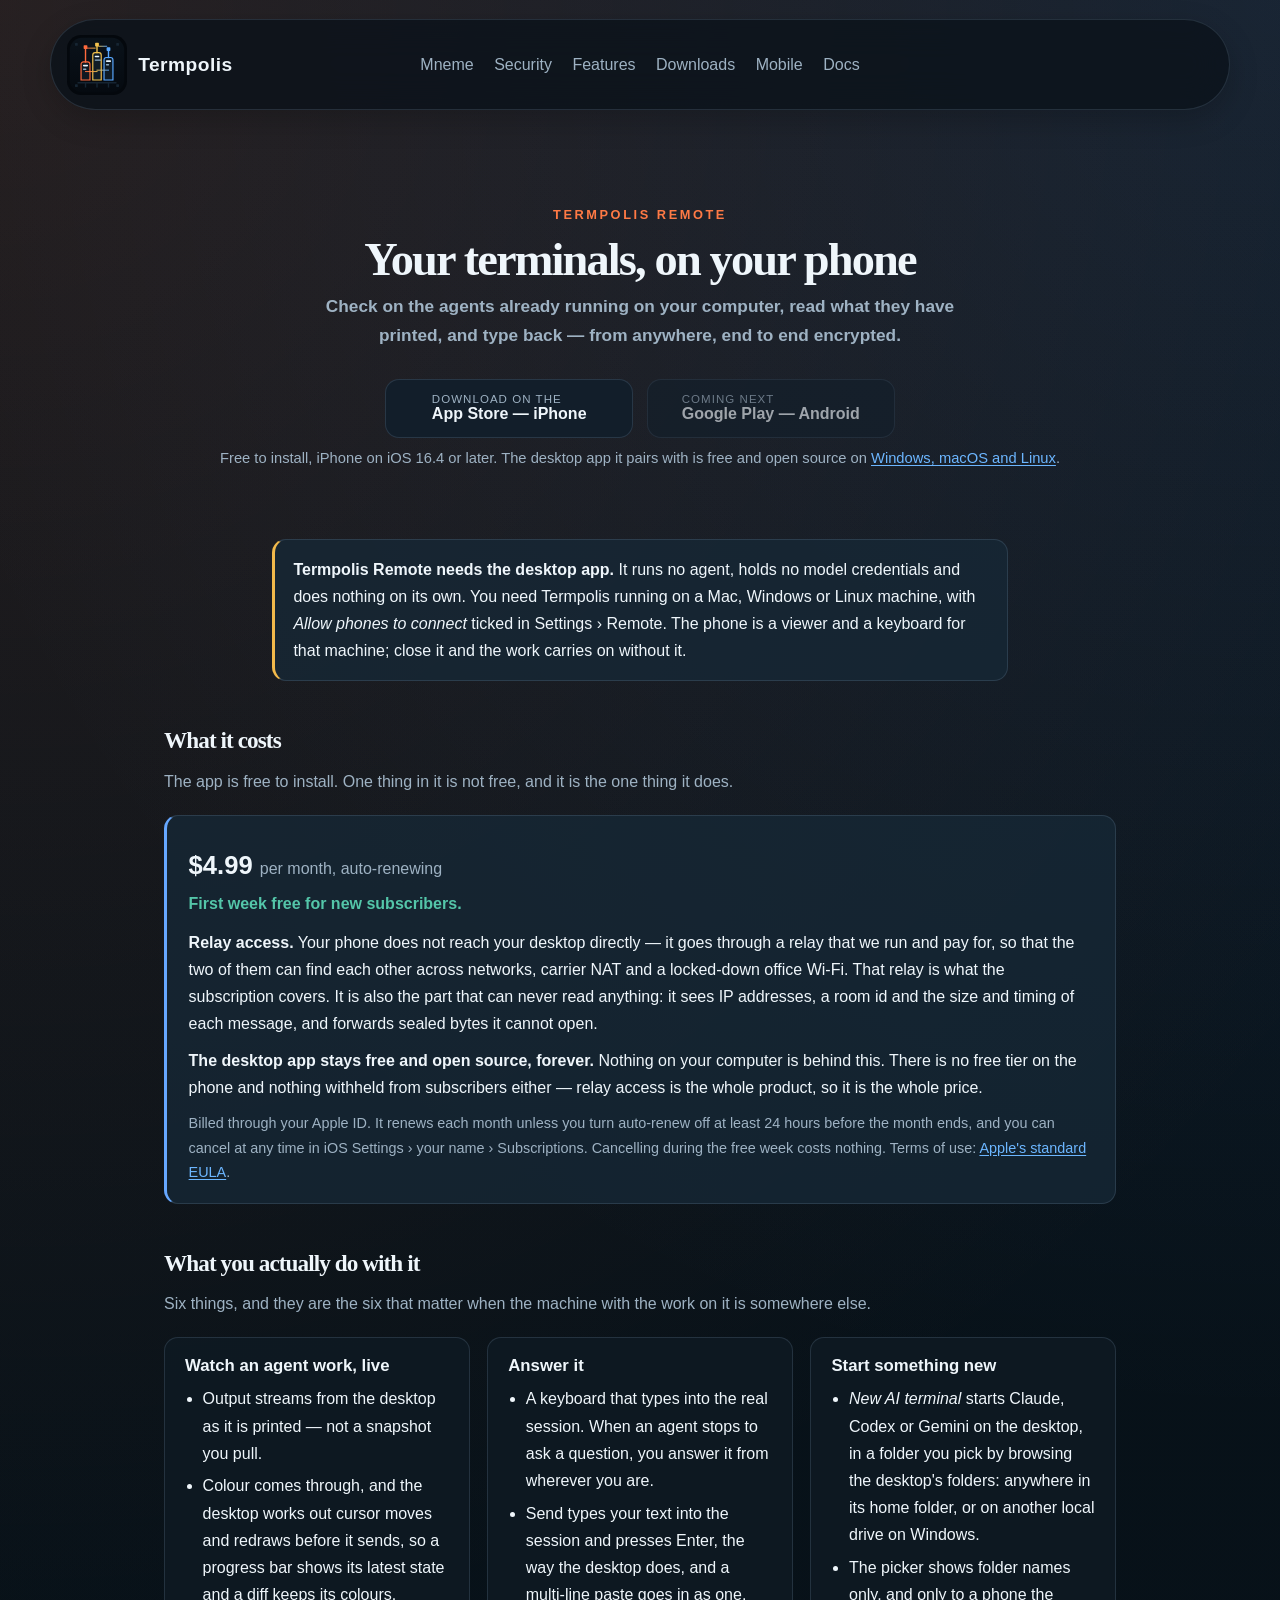
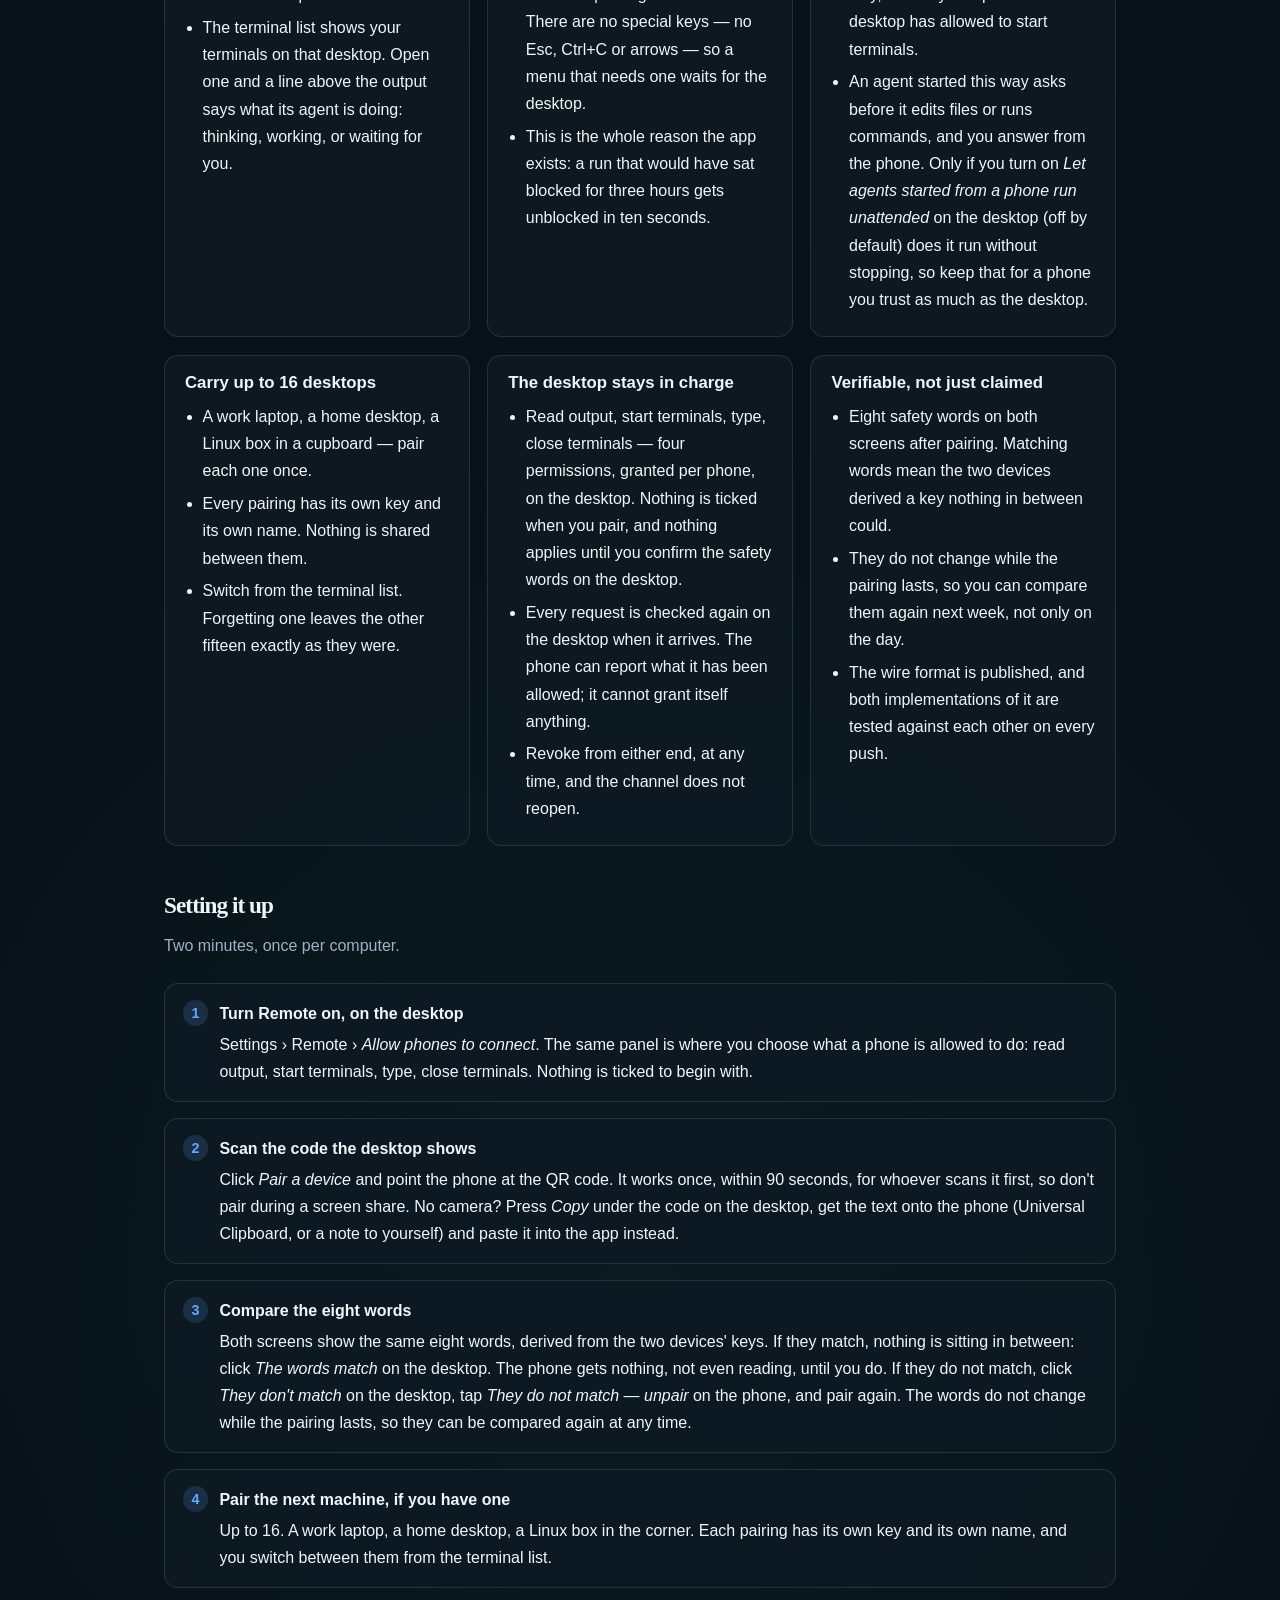
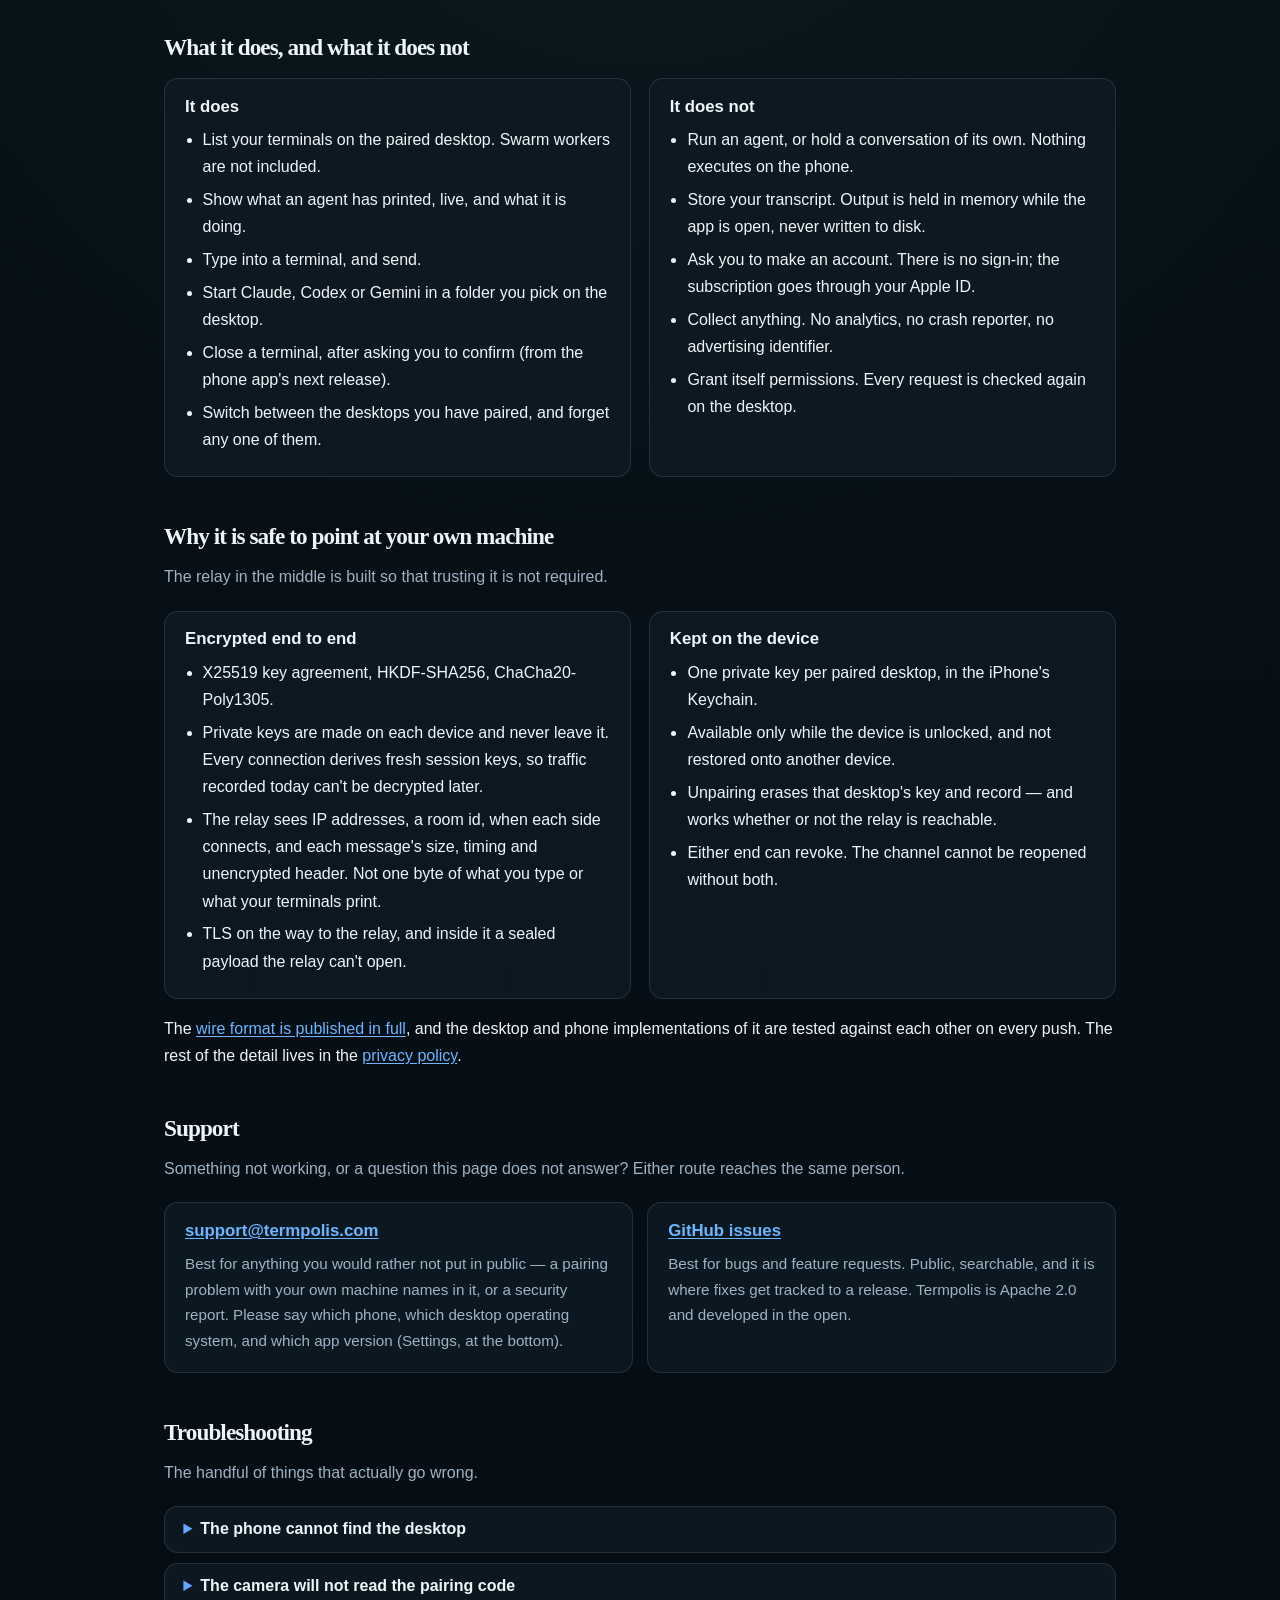
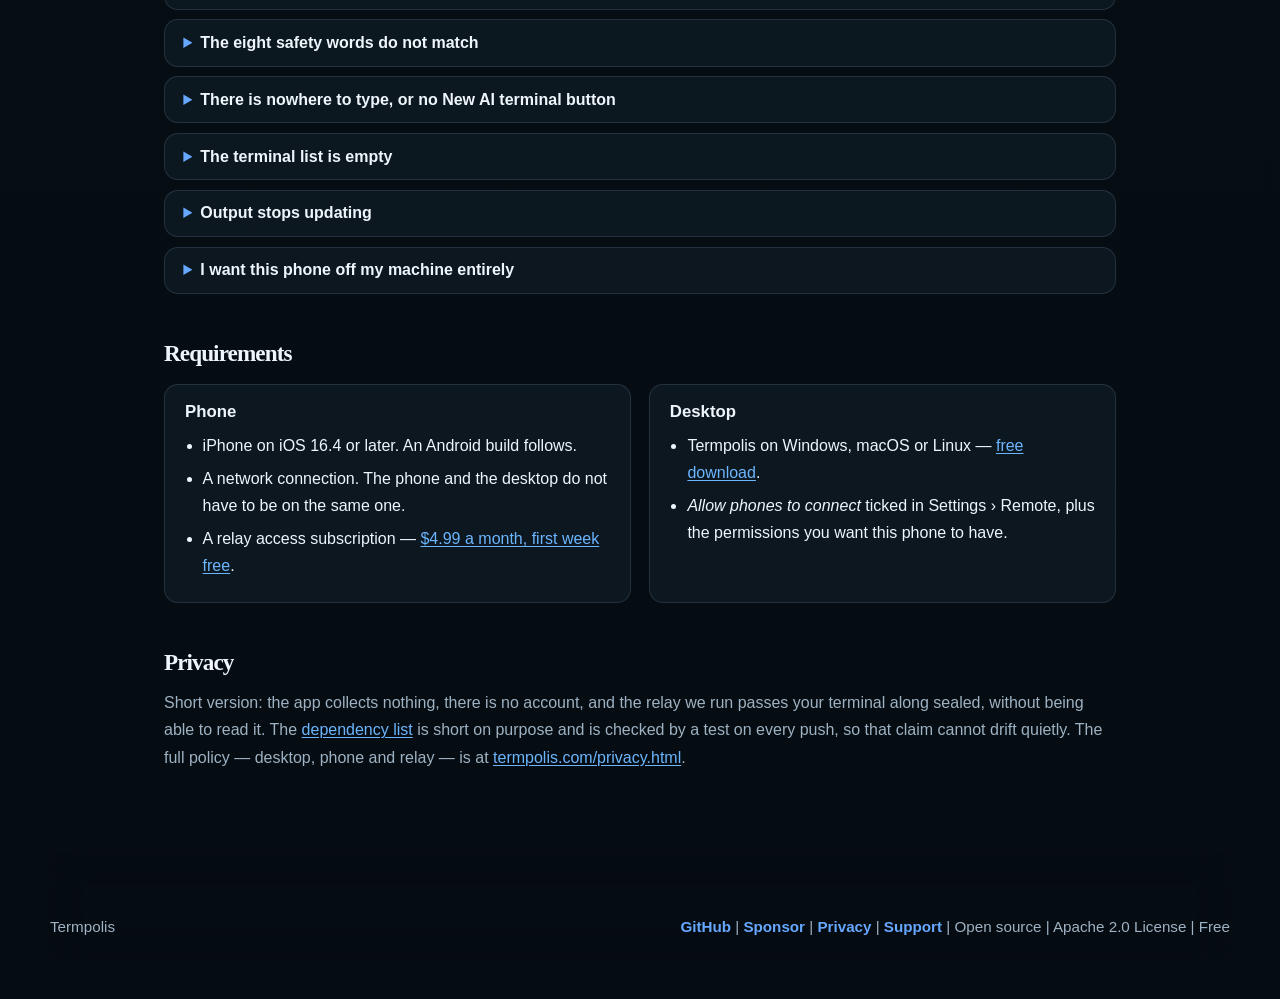
<file: mobile/index.html>
<!DOCTYPE html>
<html lang="en">
<head>
  <meta charset="UTF-8">
  <meta name="viewport" content="width=device-width, initial-scale=1.0">
  <title>Termpolis Remote — the phone app, and its support page</title>
  <meta name="description" content="Termpolis Remote is a viewer and a keyboard for the terminals already running on your Termpolis desktop. On the App Store for iPhone. End-to-end encrypted. Setup, troubleshooting and support.">
  <link rel="canonical" href="https://termpolis.com/mobile/">
  <link rel="shortcut icon" href="/logo-termpolis-titlebar.svg">
  <meta property="og:type" content="website">
  <meta property="og:site_name" content="Termpolis">
  <meta property="og:url" content="https://termpolis.com/mobile/">
  <meta property="og:title" content="Termpolis Remote — the phone app">
  <meta property="og:description" content="Read and type in your Termpolis desktop's terminals from your phone. On the App Store for iPhone. End-to-end encrypted. Requires the Termpolis desktop app.">
  <link rel="stylesheet" href="/styles.css?v=20261111a">
  <style>
    /* Scoped to this page. The site's base rule is `a { color: inherit }`, which is
       right for a nav and wrong for prose — and wrong twice over on a support page
       whose whole job is to hand someone a working contact route. */
    .mob { max-width: 62rem; margin: 0 auto; padding: 2.5rem 1.25rem 4rem; }
    .mob p, .mob li { line-height: 1.7; }
    .mob a:not(.button):not(.store-chip) { color: #6cb6ff; text-decoration: underline; text-underline-offset: 2px; }
    .mob a:not(.button):not(.store-chip):hover { color: #9ccfff; }

    .mob-hero { text-align: center; padding: 1rem 0 2.25rem; }
    .mob-hero h1 { font-size: clamp(2rem, 5vw, 2.9rem); margin: .4rem 0 .6rem; }
    .mob-hero .tagline { color: var(--muted); font-size: 1.08rem; max-width: 40rem; margin: 0 auto; }

    /* The desktop requirement is the single most important sentence on the page: an
       app that looks broken without its companion is the classic "minimum
       functionality" rejection, and the fix is disclosure people actually read. */
    .requires {
      border: 1px solid var(--line); border-left: 3px solid var(--gold); border-radius: var(--radius-sm);
      background: var(--surface-soft); padding: 1rem 1.15rem; margin: 2rem auto; max-width: 46rem;
    }
    .requires p { margin: 0; }

    .store-row { display: flex; flex-wrap: wrap; gap: .85rem; justify-content: center; margin: 1.75rem 0 .5rem; }
    .store-chip {
      display: inline-flex; align-items: center; justify-content: center; min-width: 15.5rem;
      border: 1px solid var(--line); border-radius: var(--radius-sm);
      background: var(--surface-strong); padding: .85rem 1.1rem; text-align: left;
    }
    .store-chip .lede { display: block; font-size: .72rem; letter-spacing: .09em; text-transform: uppercase; color: var(--muted); }
    .store-chip .name { display: block; font-weight: 600; }
    .store-chip[aria-disabled="true"] { opacity: .62; cursor: default; }
    a.store-chip { transition: border-color .15s ease, background .15s ease, transform .15s ease; }
    a.store-chip:hover { border-color: rgba(102, 167, 255, .55); background: rgba(102, 167, 255, .1); transform: translateY(-1px); }
    .store-note { color: var(--muted); font-size: .92rem; text-align: center; margin: .35rem 0 0; }

    /* Price gets its own block rather than a line of prose. Someone deciding
       whether to install this is asking one question, and burying the answer in
       a paragraph is how a listing earns a one-star review that says "didn't
       say it was paid". */
    .price {
      border: 1px solid var(--line); border-left: 3px solid var(--sky); border-radius: var(--radius-sm);
      background: var(--surface-soft); padding: 1.15rem 1.35rem; margin-top: 1.25rem;
    }
    .price .amount { font-size: 1.6rem; font-weight: 700; }
    .price .amount span { font-size: 1rem; font-weight: 400; color: var(--muted); }
    .price .trial { color: var(--mint); font-weight: 600; margin: .15rem 0 .75rem; }
    .price p { margin: .6rem 0 0; }
    .price .fine { color: var(--muted); font-size: .9rem; }

    .steps { counter-reset: step; list-style: none; padding: 0; margin: 1.5rem 0 0; display: grid; gap: 1rem; }
    .steps li {
      counter-increment: step; position: relative; padding: 1rem 1.15rem 1rem 3.4rem;
      border: 1px solid var(--line); border-radius: var(--radius-sm); background: var(--surface);
    }
    .steps li::before {
      content: counter(step); position: absolute; left: 1.1rem; top: 1rem;
      width: 1.6rem; height: 1.6rem; border-radius: 50%; display: grid; place-items: center;
      background: rgba(102, 167, 255, .16); color: var(--sky); font-size: .9rem; font-weight: 700;
    }
    .steps strong { display: block; margin-bottom: .2rem; }

    .two-up { display: grid; gap: 1.1rem; grid-template-columns: repeat(auto-fit, minmax(17rem, 1fr)); margin-top: 1.25rem; }
    .panel { border: 1px solid var(--line); border-radius: var(--radius-sm); background: var(--surface); padding: 1.1rem 1.25rem; }
    .panel h3 { margin: 0 0 .6rem; font-size: 1.05rem; }
    .panel ul { margin: 0; padding-left: 1.1rem; }
    .panel li { margin: .35rem 0; }

    .mob h2 { margin-top: 3rem; font-size: 1.45rem; }
    .mob h2 + p { color: var(--muted); }

    .faq { margin-top: 1.25rem; display: grid; gap: .6rem; }
    .faq details {
      border: 1px solid var(--line); border-radius: var(--radius-sm);
      background: var(--surface); padding: .85rem 1.15rem;
    }
    .faq summary { cursor: pointer; font-weight: 600; }
    .faq summary::marker { color: var(--sky); }
    .faq p { margin: .65rem 0 0; }
    .faq code { font-size: .92em; }

    .contact { display: grid; gap: .9rem; grid-template-columns: repeat(auto-fit, minmax(17rem, 1fr)); margin-top: 1.25rem; }
    .contact .panel p { margin: .35rem 0 0; color: var(--muted); font-size: .95rem; }
  </style>
</head>
<body>
  <div class="page-shell">
    <header class="site-header">
      <a class="brand" href="/" aria-label="Termpolis home">
        <img class="brand-logo" src="/logo-termpolis.svg" alt="Termpolis logo">
        <span class="brand-text">Termpolis</span>
      </a>
      <nav class="site-nav" aria-label="Primary">
        <a href="/#memory">Mneme</a>
        <a href="/#security">Security</a>
        <a href="/#features">Features</a>
        <a href="/#downloads">Downloads</a>
        <a href="/mobile/" aria-current="page" class="active">Mobile</a>
        <a href="/docs.html">Docs</a>
      </nav>
    </header>

    <main class="mob">
      <div class="mob-hero">
        <p class="eyebrow">Termpolis Remote</p>
        <h1>Your terminals, on your phone</h1>
        <p class="tagline">
          Check on the agents already running on your computer, read what they have
          printed, and type back — from anywhere, end to end encrypted.
        </p>

        <div class="store-row">
          <!-- Live since 2026-09-21. The App Store name is "Termpolis R" — the full
               "Termpolis Remote" did not survive the 30-character name field once the
               listing went in, so the link text says what the store says. The Android
               chip stays a disabled span: a store badge that 404s is worse than one
               that admits it is not there yet. -->
          <a class="store-chip" href="https://apps.apple.com/us/app/termpolis-r/id6809306362"
             target="_blank" rel="noreferrer">
            <span>
              <span class="lede">Download on the</span>
              <span class="name">App Store — iPhone</span>
            </span>
          </a>
          <span class="store-chip" aria-disabled="true">
            <span>
              <span class="lede">Coming next</span>
              <span class="name">Google Play — Android</span>
            </span>
          </span>
        </div>
        <p class="store-note">
          Free to install, iPhone on iOS 16.4 or later. The desktop app it pairs with is
          free and open source on <a href="/#downloads">Windows, macOS and Linux</a>.
        </p>
      </div>

      <div class="requires">
        <p><strong>Termpolis Remote needs the desktop app.</strong> It runs no agent, holds no
        model credentials and does nothing on its own. You need Termpolis running on a Mac,
        Windows or Linux machine, with <em>Allow phones to connect</em> ticked in Settings &rsaquo;
        Remote. The phone is a
        viewer and a keyboard for that machine; close it and the work carries on without it.</p>
      </div>

      <h2 id="pricing">What it costs</h2>
      <p>The app is free to install. One thing in it is not free, and it is the one thing it does.</p>
      <div class="price">
        <p class="amount">$4.99 <span>per month, auto-renewing</span></p>
        <p class="trial">First week free for new subscribers.</p>
        <p><strong>Relay access.</strong> Your phone does not reach your desktop directly — it
        goes through a relay that we run and pay for, so that the two of them can find each other
        across networks, carrier NAT and a locked-down office Wi-Fi. That relay is what the
        subscription covers. It is also the part that can never read anything: it sees IP
        addresses, a room id and the size and timing of each message, and forwards sealed bytes
        it cannot open.</p>
        <p><strong>The desktop app stays free and open source, forever.</strong> Nothing on your
        computer is behind this. There is no free tier on the phone and nothing withheld from
        subscribers either — relay access is the whole product, so it is the whole price.</p>
        <p class="fine">Billed through your Apple ID. It renews each month unless you turn
        auto-renew off at least 24 hours before the month ends, and you can cancel at any time in
        iOS Settings &rsaquo; your name &rsaquo; Subscriptions. Cancelling during the free week costs
        nothing. Terms of use:
        <a href="https://www.apple.com/legal/internet-services/itunes/dev/stdeula/" target="_blank" rel="noreferrer">Apple's standard EULA</a>.</p>
      </div>

      <h2 id="features">What you actually do with it</h2>
      <p>Six things, and they are the six that matter when the machine with the work on it is
      somewhere else.</p>
      <div class="two-up">
        <div class="panel">
          <h3>Watch an agent work, live</h3>
          <ul>
            <li>Output streams from the desktop as it is printed — not a snapshot you pull.</li>
            <li>Colour comes through, and the desktop works out cursor moves and redraws before it
            sends, so a progress bar shows its latest state and a diff keeps its colours.</li>
            <li>The terminal list shows your terminals on that desktop. Open one and a line above
            the output says what its agent is doing: thinking, working, or waiting for you.</li>
          </ul>
        </div>
        <div class="panel">
          <h3>Answer it</h3>
          <ul>
            <li>A keyboard that types into the real session. When an agent stops to ask a
            question, you answer it from wherever you are.</li>
            <li>Send types your text into the session and presses Enter, the way the desktop
            does, and a multi-line paste goes in as one. There are no special keys — no Esc,
            Ctrl+C or arrows — so a menu that needs one waits for the desktop.</li>
            <li>This is the whole reason the app exists: a run that would have sat blocked for
            three hours gets unblocked in ten seconds.</li>
          </ul>
        </div>
        <div class="panel">
          <h3>Start something new</h3>
          <ul>
            <li><em>New AI terminal</em> starts Claude, Codex or Gemini on the desktop, in a folder
            you pick by browsing the desktop's folders: anywhere in its home folder, or on another
            local drive on Windows.</li>
            <li>The picker shows folder names only, and only to a phone the desktop has allowed to
            start terminals.</li>
            <li>An agent started this way asks before it edits files or runs commands, and you
            answer from the phone. Only if you turn on <em>Let agents started from a phone run
            unattended</em> on the desktop (off by default) does it run without stopping, so keep
            that for a phone you trust as much as the desktop.</li>
          </ul>
        </div>
        <div class="panel">
          <h3>Carry up to 16 desktops</h3>
          <ul>
            <li>A work laptop, a home desktop, a Linux box in a cupboard — pair each one once.</li>
            <li>Every pairing has its own key and its own name. Nothing is shared between them.</li>
            <li>Switch from the terminal list. Forgetting one leaves the other fifteen exactly as
            they were.</li>
          </ul>
        </div>
        <div class="panel">
          <h3>The desktop stays in charge</h3>
          <ul>
            <li>Read output, start terminals, type, close terminals — four permissions, granted
            per phone, on the desktop. Nothing is ticked when you pair, and nothing applies until
            you confirm the safety words on the desktop.</li>
            <li>Every request is checked again on the desktop when it arrives. The phone can
            report what it has been allowed; it cannot grant itself anything.</li>
            <li>Revoke from either end, at any time, and the channel does not reopen.</li>
          </ul>
        </div>
        <div class="panel">
          <h3>Verifiable, not just claimed</h3>
          <ul>
            <li>Eight safety words on both screens after pairing. Matching words mean the two
            devices derived a key nothing in between could.</li>
            <li>They do not change while the pairing lasts, so you can compare them again next
            week, not only on the day.</li>
            <li>The wire format is published, and both implementations of it are tested against
            each other on every push.</li>
          </ul>
        </div>
      </div>

      <h2 id="setup">Setting it up</h2>
      <p>Two minutes, once per computer.</p>
      <ol class="steps">
        <li>
          <strong>Turn Remote on, on the desktop</strong>
          Settings &rsaquo; Remote &rsaquo; <em>Allow phones to connect</em>. The same panel is where
          you choose what a phone is allowed to do: read output, start terminals, type, close
          terminals. Nothing is ticked to begin with.
        </li>
        <li>
          <strong>Scan the code the desktop shows</strong>
          Click <em>Pair a device</em> and point the phone at the QR code. It works once, within
          90 seconds, for whoever scans it first, so don't pair during a screen share. No camera?
          Press <em>Copy</em> under the code on the desktop, get the text onto the phone (Universal
          Clipboard, or a note to yourself) and paste it into the app instead.
        </li>
        <li>
          <strong>Compare the eight words</strong>
          Both screens show the same eight words, derived from the two devices' keys. If they
          match, nothing is sitting in between: click <em>The words match</em> on the desktop. The
          phone gets nothing, not even reading, until you do. If they do not match, click <em>They
          don't match</em> on the desktop, tap <em>They do not match &mdash; unpair</em> on the phone,
          and pair again. The words do not change while
          the pairing lasts, so they can be compared again at any time.
        </li>
        <li>
          <strong>Pair the next machine, if you have one</strong>
          Up to 16. A work laptop, a home desktop, a Linux box in the corner. Each pairing has its
          own key and its own name, and you switch between them from the terminal list.
        </li>
      </ol>

      <h2 id="what-it-does">What it does, and what it does not</h2>
      <div class="two-up">
        <div class="panel">
          <h3>It does</h3>
          <ul>
            <li>List your terminals on the paired desktop. Swarm workers are not included.</li>
            <li>Show what an agent has printed, live, and what it is doing.</li>
            <li>Type into a terminal, and send.</li>
            <li>Start Claude, Codex or Gemini in a folder you pick on the desktop.</li>
            <li>Close a terminal, after asking you to confirm (from the phone app's next release).</li>
            <li>Switch between the desktops you have paired, and forget any one of them.</li>
          </ul>
        </div>
        <div class="panel">
          <h3>It does not</h3>
          <ul>
            <li>Run an agent, or hold a conversation of its own. Nothing executes on the phone.</li>
            <li>Store your transcript. Output is held in memory while the app is open, never written to disk.</li>
            <li>Ask you to make an account. There is no sign-in; the subscription goes through your Apple ID.</li>
            <li>Collect anything. No analytics, no crash reporter, no advertising identifier.</li>
            <li>Grant itself permissions. Every request is checked again on the desktop.</li>
          </ul>
        </div>
      </div>

      <h2 id="security">Why it is safe to point at your own machine</h2>
      <p>The relay in the middle is built so that trusting it is not required.</p>
      <div class="two-up">
        <div class="panel">
          <h3>Encrypted end to end</h3>
          <ul>
            <li>X25519 key agreement, HKDF-SHA256, ChaCha20-Poly1305.</li>
            <li>Private keys are made on each device and never leave it. Every connection derives
            fresh session keys, so traffic recorded today can't be decrypted later.</li>
            <li>The relay sees IP addresses, a room id, when each side connects, and each
            message's size, timing and unencrypted header. Not one byte of what you type or what
            your terminals print.</li>
            <li>TLS on the way to the relay, and inside it a sealed payload the relay can't
            open.</li>
          </ul>
        </div>
        <div class="panel">
          <h3>Kept on the device</h3>
          <ul>
            <li>One private key per paired desktop, in the iPhone's Keychain.</li>
            <li>Available only while the device is unlocked, and not restored onto another device.</li>
            <li>Unpairing erases that desktop's key and record — and works whether or not the relay is reachable.</li>
            <li>Either end can revoke. The channel cannot be reopened without both.</li>
          </ul>
        </div>
      </div>
      <p>The <a href="https://github.com/codedev-david/termpolis/blob/main/docs/remote-wire-format.md" target="_blank" rel="noreferrer">wire format is published in full</a>,
      and the desktop and phone implementations of it are tested against each other on every push.
      The rest of the detail lives in the <a href="/privacy.html">privacy policy</a>.</p>

      <h2 id="support">Support</h2>
      <p>Something not working, or a question this page does not answer? Either route reaches the same person.</p>
      <div class="contact">
        <div class="panel">
          <h3><a href="mailto:support@termpolis.com">support@termpolis.com</a></h3>
          <p>Best for anything you would rather not put in public — a pairing problem with your
          own machine names in it, or a security report. Please say which phone, which desktop
          operating system, and which app version (Settings, at the bottom).</p>
        </div>
        <div class="panel">
          <h3><a href="https://github.com/codedev-david/termpolis/issues" target="_blank" rel="noreferrer">GitHub issues</a></h3>
          <p>Best for bugs and feature requests. Public, searchable, and it is where fixes get
          tracked to a release. Termpolis is Apache 2.0 and developed in the open.</p>
        </div>
      </div>

      <h2 id="troubleshooting">Troubleshooting</h2>
      <p>The handful of things that actually go wrong.</p>
      <div class="faq">
        <details>
          <summary>The phone cannot find the desktop</summary>
          <p>The desktop app has to be running, with <em>Allow phones to connect</em> ticked in
          Settings &rsaquo; Remote — the phone
          talks to it through the relay, not to a server that holds anything for you. If the
          machine is asleep or the app is closed, there is nothing at the other end of the room.
          The desktop's Settings &rsaquo; Remote panel shows the connection state and the phones
          that are paired. If the desktop's relay address was changed, or it has not heard from
          this phone in 30 days, pair the phone again.</p>
        </details>
        <details>
          <summary>The camera will not read the pairing code</summary>
          <p>If the app never asks for the camera, or it was turned off, turn it on in iOS
          Settings &rsaquo; Termpolis Remote &rsaquo; Camera, or pair without it: press
          <em>Copy</em> under the code on the desktop (Termpolis 1.60 or later), get the text onto
          the phone and paste it into the box the app shows. The code expires after 90 seconds: if the countdown ran
          out, close the dialog and click <em>Pair a device</em> again. The camera is used for this
          one thing; frames are decoded on the phone and thrown away.</p>
        </details>
        <details>
          <summary>The eight safety words do not match</summary>
          <p>Do not continue. Matching words mean the two devices hold each other's real keys;
          words that differ mean something is in between. Tap <em>They do not match &mdash;
          unpair</em> on the phone, click <em>They don't match</em> on the desktop (or revoke the phone in Settings &rsaquo; Remote), and pair again where
          nobody else can see the desktop's screen. Worth reporting to
          <a href="mailto:support@termpolis.com">support@termpolis.com</a> if it happens
          again.</p>
        </details>
        <details>
          <summary>There is nowhere to type, or no New AI terminal button</summary>
          <p>Those are permissions, and they are granted on the desktop, not on the phone:
          Settings &rsaquo; Remote, in this phone's row under Paired devices. The app hides what it
          is not allowed to use, and its Settings screen lists what the desktop currently allows.
          The phone can only report them — it cannot grant itself anything, by design. If the box
          is there but Send is greyed out, the desktop is offline; while it is, the <em>New AI
          terminal</em> button is hidden too, and after the app opens neither control appears until
          the desktop answers.</p>
        </details>
        <details>
          <summary>The terminal list is empty</summary>
          <p>The list shows the terminals in that desktop's sidebar. Swarm workers, and agents
          started from the phone once you have left them, are not listed. If none are open, start
          one there, or use <em>New AI terminal</em> if the desktop has granted that permission.
          If you have paired several computers, check you are looking at the right one — the
          desktop's name is in the title bar, and <em>Desktops</em> switches between them.</p>
        </details>
        <details>
          <summary>Output stops updating</summary>
          <p>The app disconnects whenever it leaves the screen and reconnects by itself when you
          come back. If it says the desktop is offline, check that the desktop is awake with
          Termpolis running. Output printed while you were away is sent on, up to 262,144
          characters; if iOS closed the app, reopening a terminal brings back its last 32,768
          characters. The full scrollback stays on the desktop.</p>
        </details>
        <details>
          <summary>I want this phone off my machine entirely</summary>
          <p>Either end is enough to cut it off. On the phone: Settings &rsaquo; Desktops &rsaquo;
          <em>Remove</em>, which erases that desktop's key on the phone. On the desktop: Settings
          &rsaquo; Remote, <em>Revoke</em> in this phone's row. Doing both is tidiest, because the
          desktop only hears about an unpair when it is online and on the phone's screen. Other
          pairings are untouched either way. Deleting the app on its own is not enough: iOS can keep
          an app's Keychain entries after it is deleted, so unpair first. From the phone app's next
          release, reinstalling erases whatever the old install left before anything reads it, and
          the subscription is found again through the App Store.</p>
        </details>
      </div>

      <h2 id="requirements">Requirements</h2>
      <div class="two-up">
        <div class="panel">
          <h3>Phone</h3>
          <ul>
            <li>iPhone on iOS 16.4 or later. An Android build follows.</li>
            <li>A network connection. The phone and the desktop do not have to be on the same one.</li>
            <li>A relay access subscription — <a href="#pricing">$4.99 a month, first week free</a>.</li>
          </ul>
        </div>
        <div class="panel">
          <h3>Desktop</h3>
          <ul>
            <li>Termpolis on Windows, macOS or Linux — <a href="/#downloads">free download</a>.</li>
            <li><em>Allow phones to connect</em> ticked in Settings &rsaquo; Remote, plus the
            permissions you want this phone to have.</li>
          </ul>
        </div>
      </div>

      <h2 id="privacy">Privacy</h2>
      <p>Short version: the app collects nothing, there is no account, and the relay we run
      passes your terminal along sealed, without being able to read it. The
      <a href="https://github.com/codedev-david/termpolis/blob/main/mobile/package.json" target="_blank" rel="noreferrer">dependency list</a>
      is short on purpose and is checked by a test on every push, so that claim cannot drift
      quietly. The full policy — desktop, phone and relay — is at
      <a href="/privacy.html">termpolis.com/privacy.html</a>.</p>
    </main>

    <footer class="site-footer">
      <p>Termpolis</p>
      <p>
        <a href="https://github.com/codedev-david/termpolis" target="_blank" rel="noreferrer">GitHub</a> |
        <a href="https://github.com/sponsors/codedev-david" target="_blank" rel="noreferrer">Sponsor</a> |
        <a href="/privacy.html">Privacy</a> |
        <a href="mailto:support@termpolis.com">Support</a> |
        Open source | Apache 2.0 License | Free
      </p>
    </footer>
  </div>
</body>
</html>
</file>
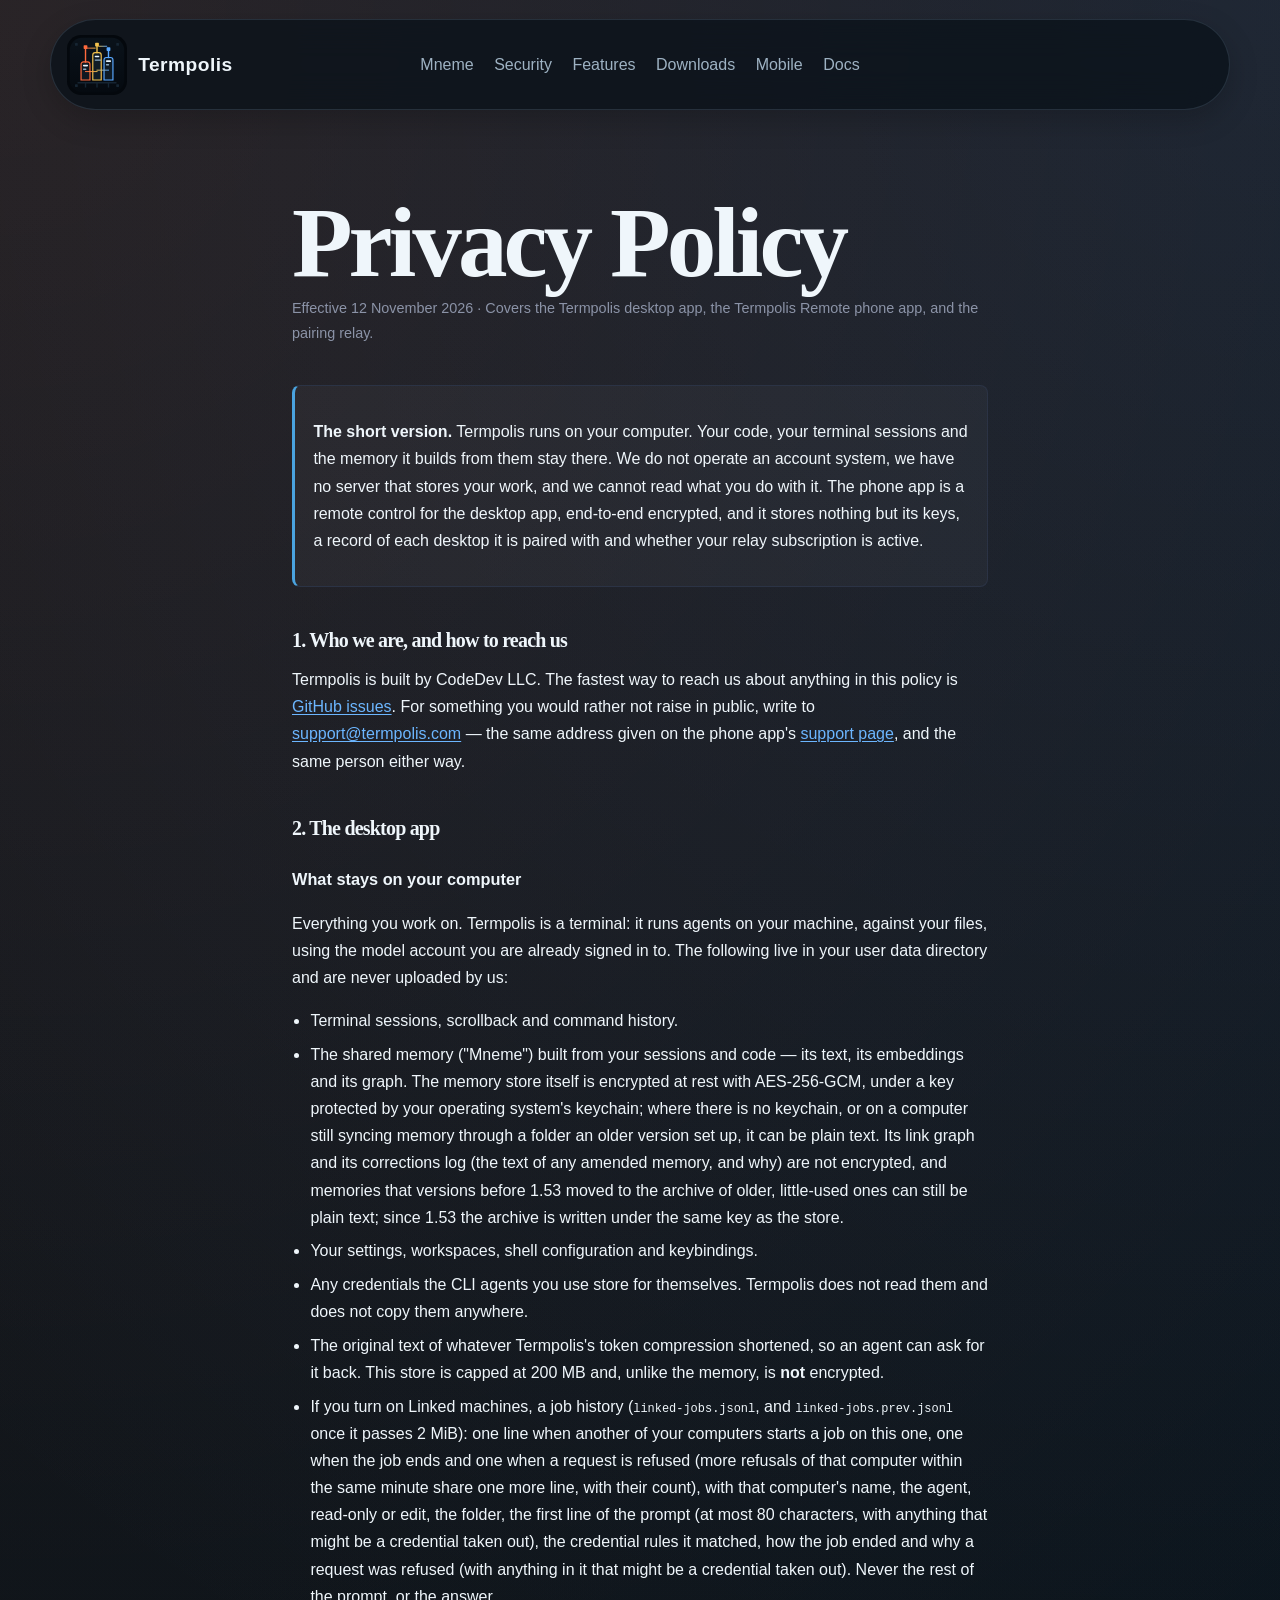
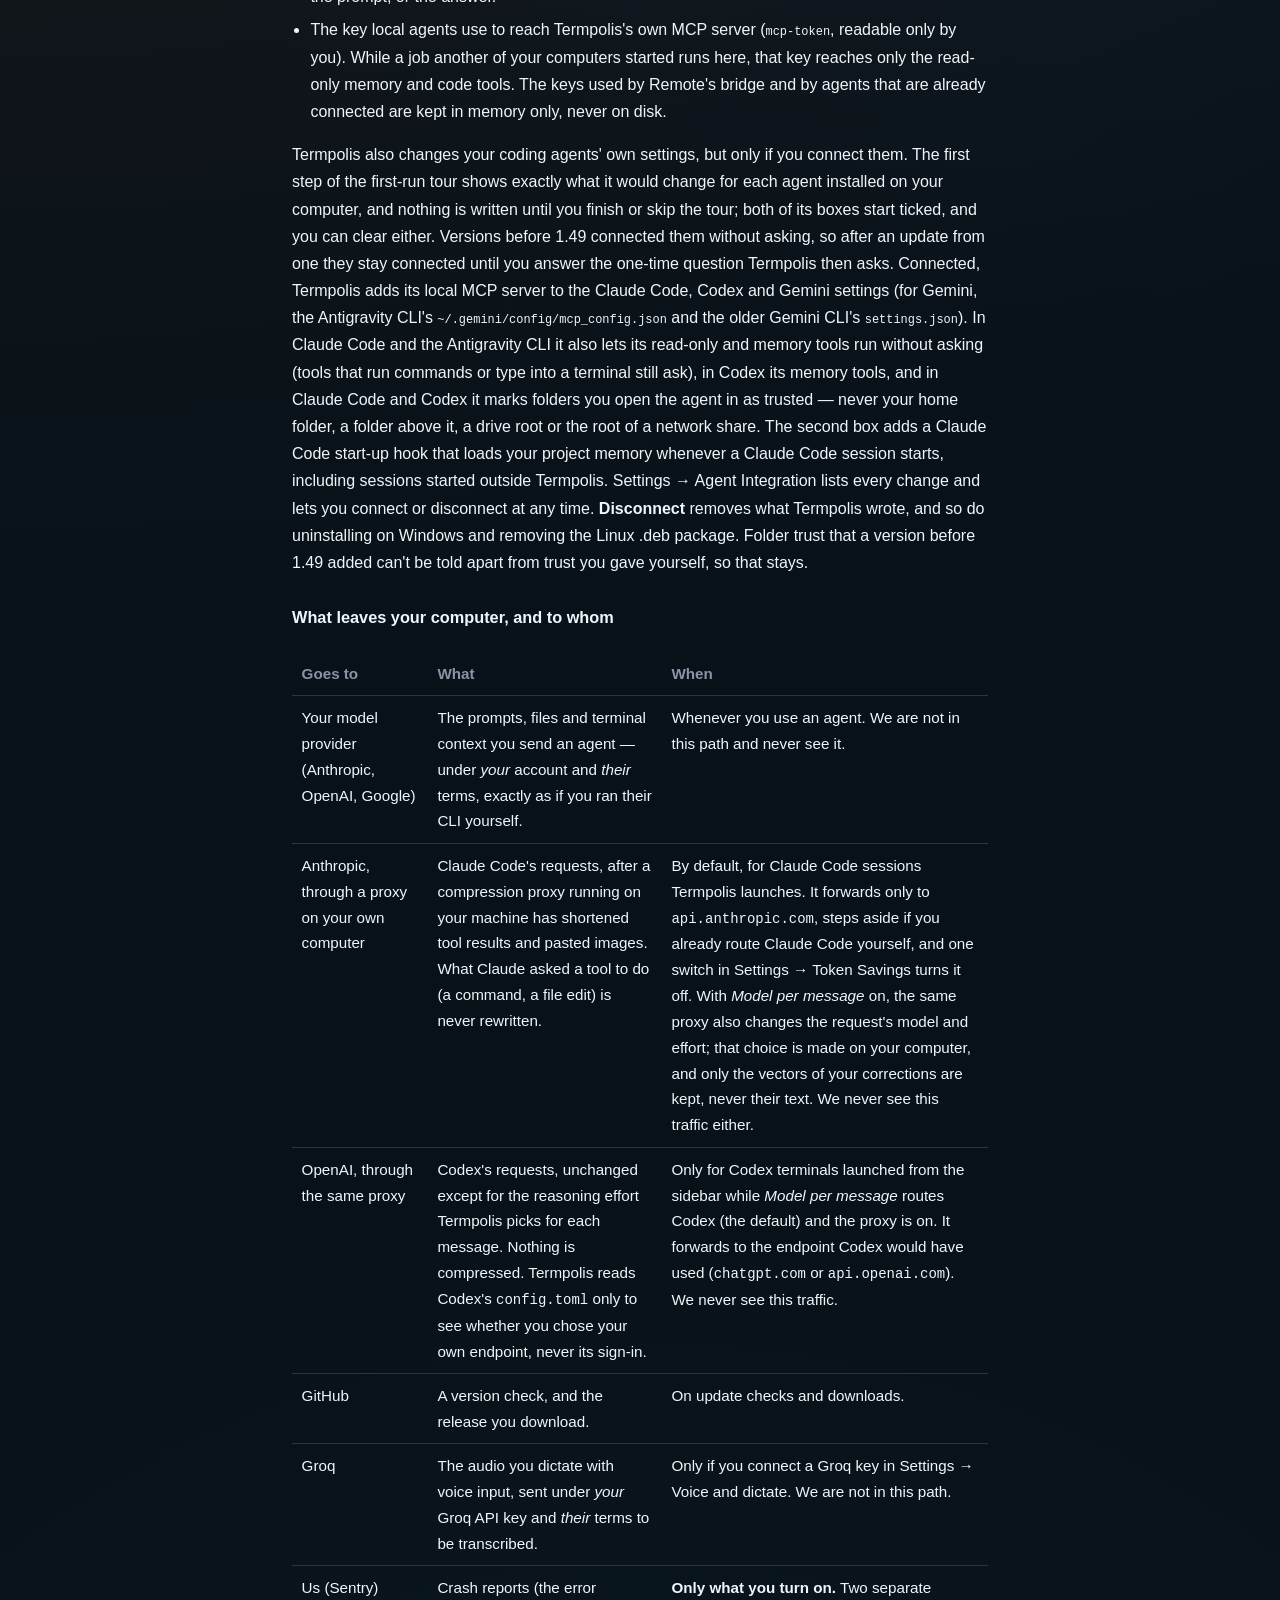
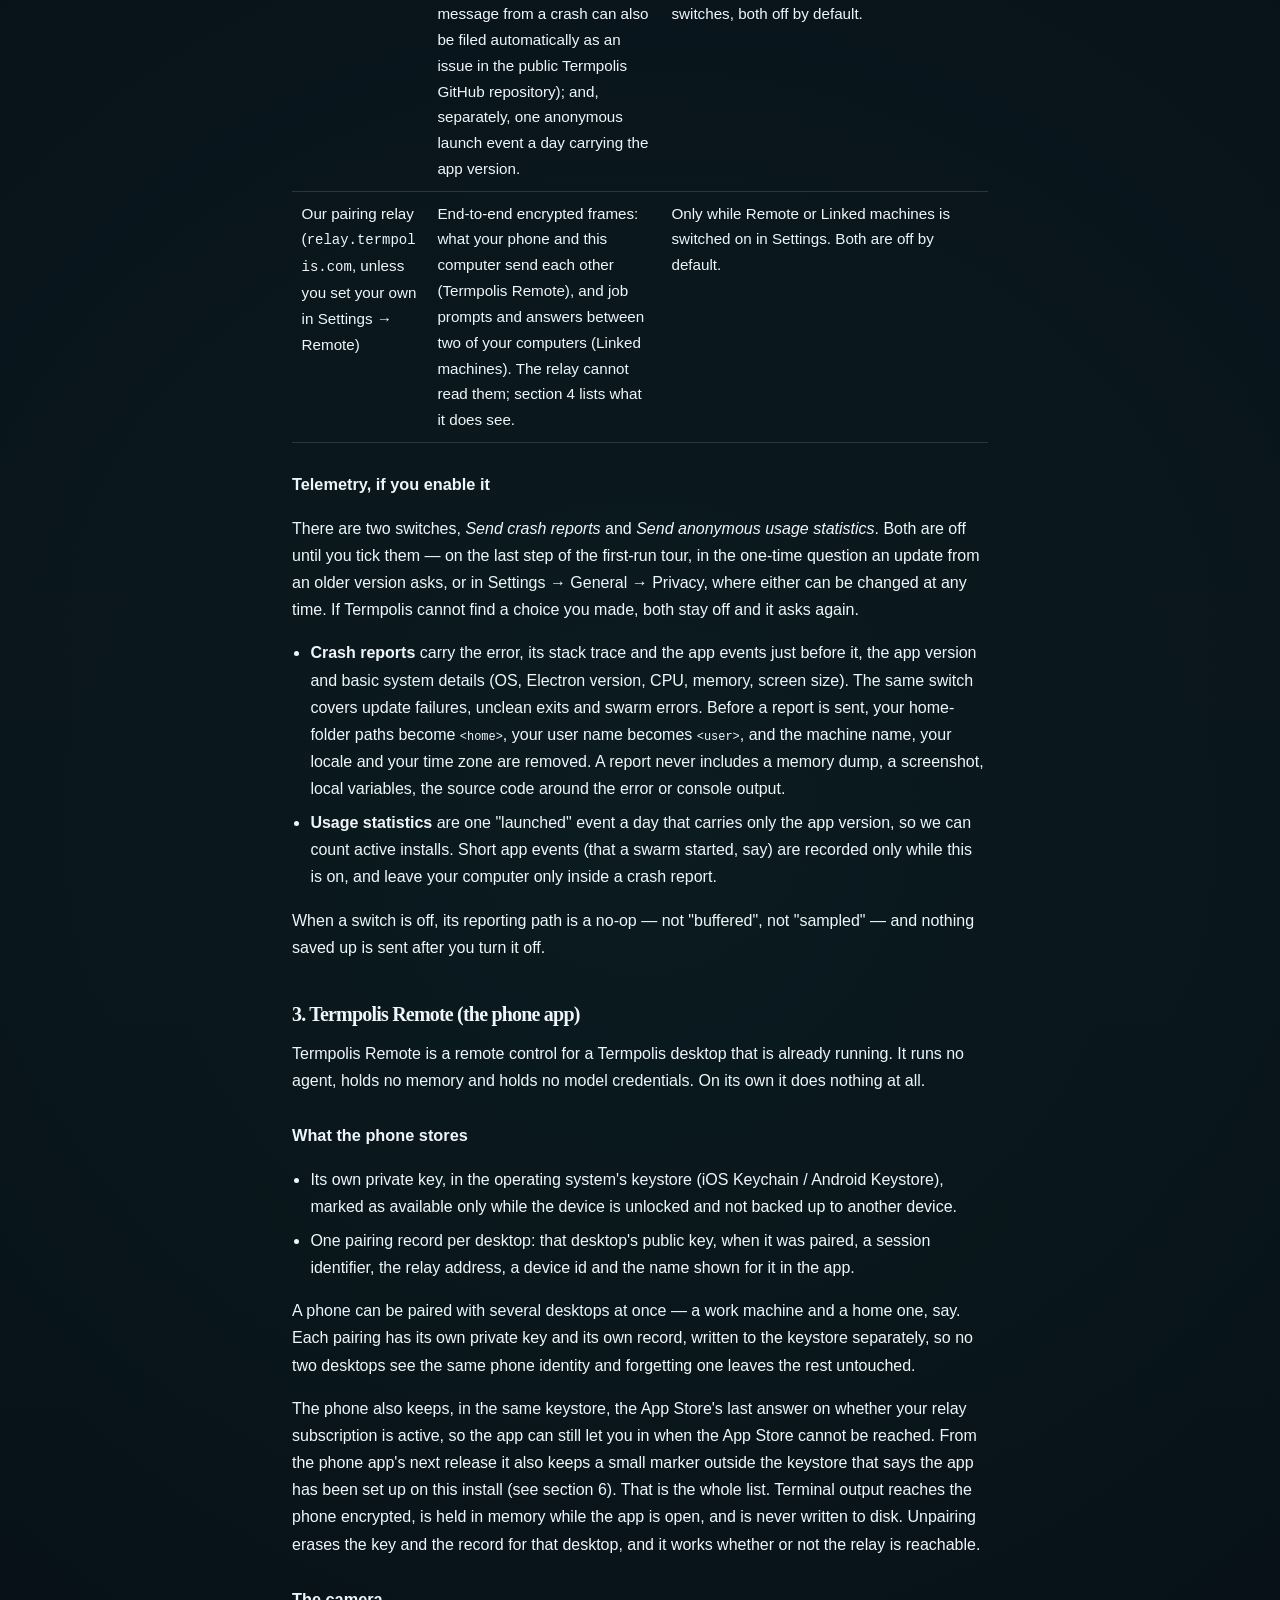
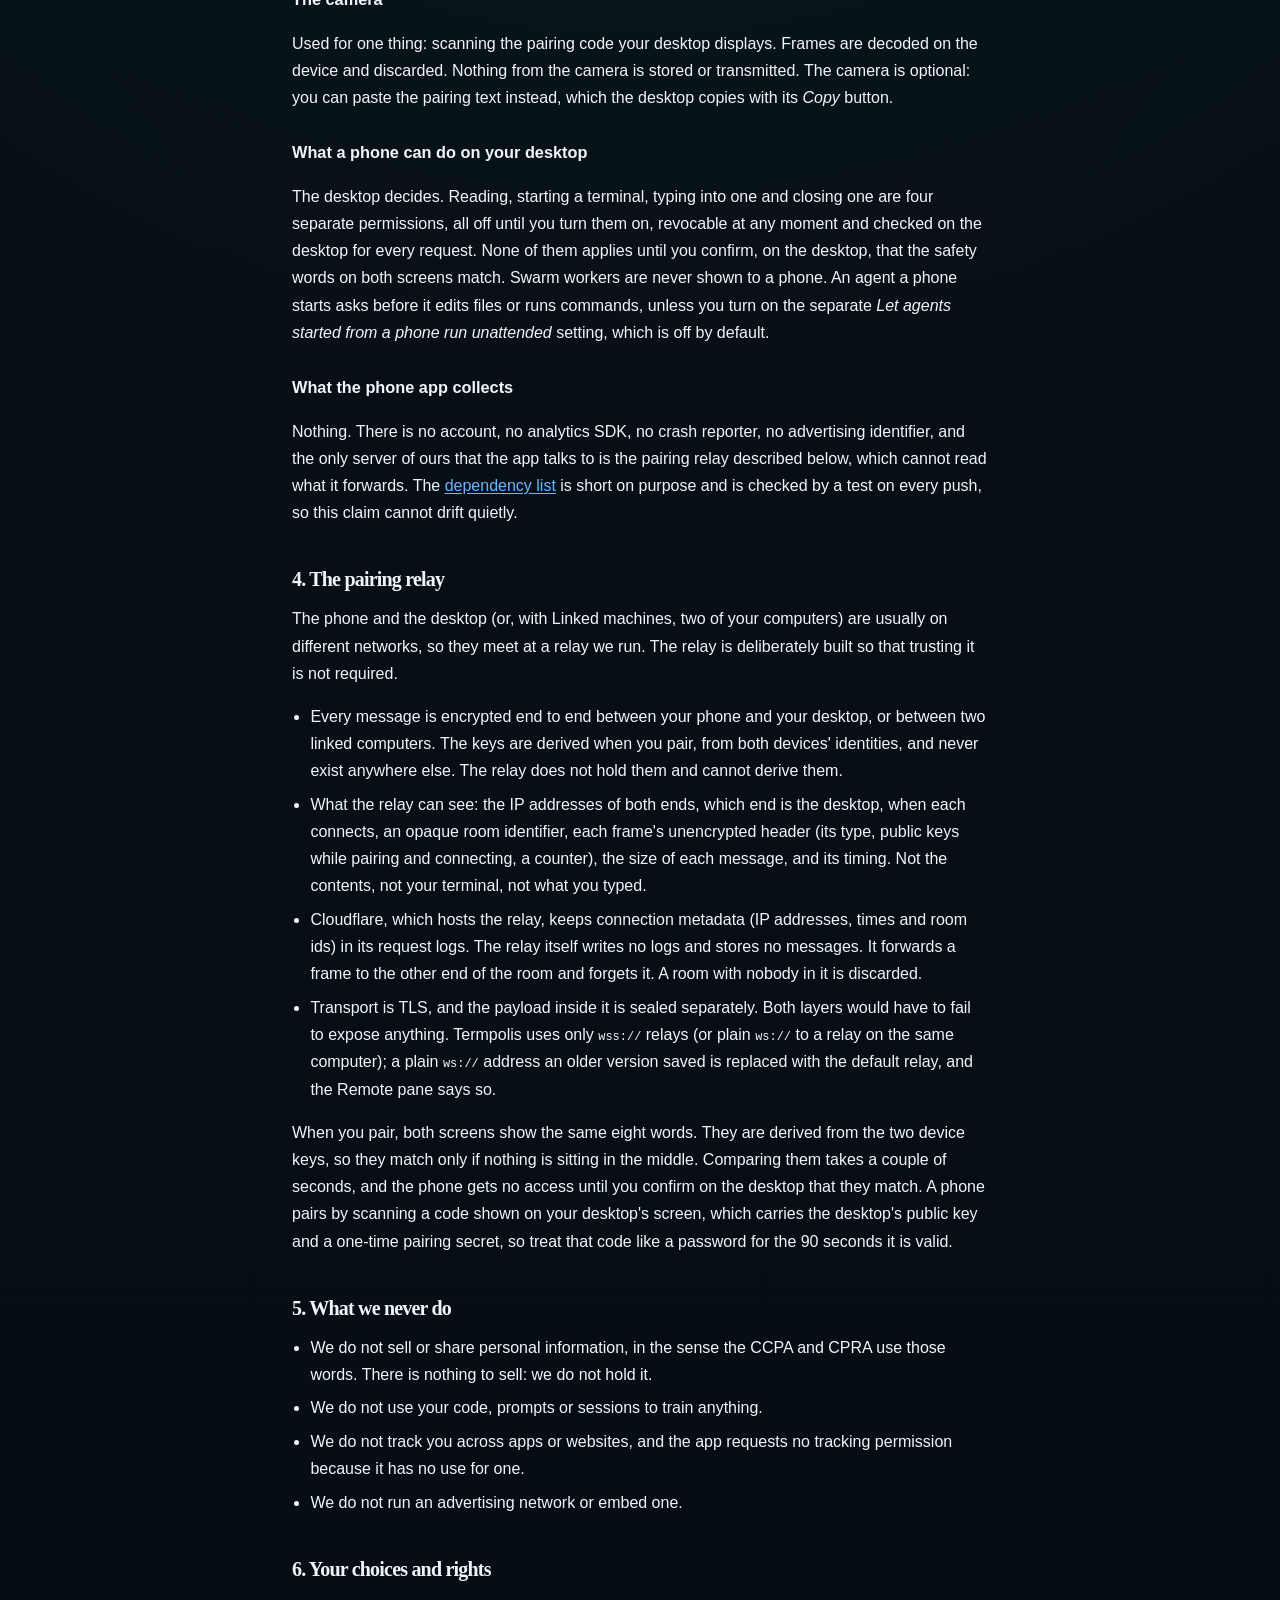
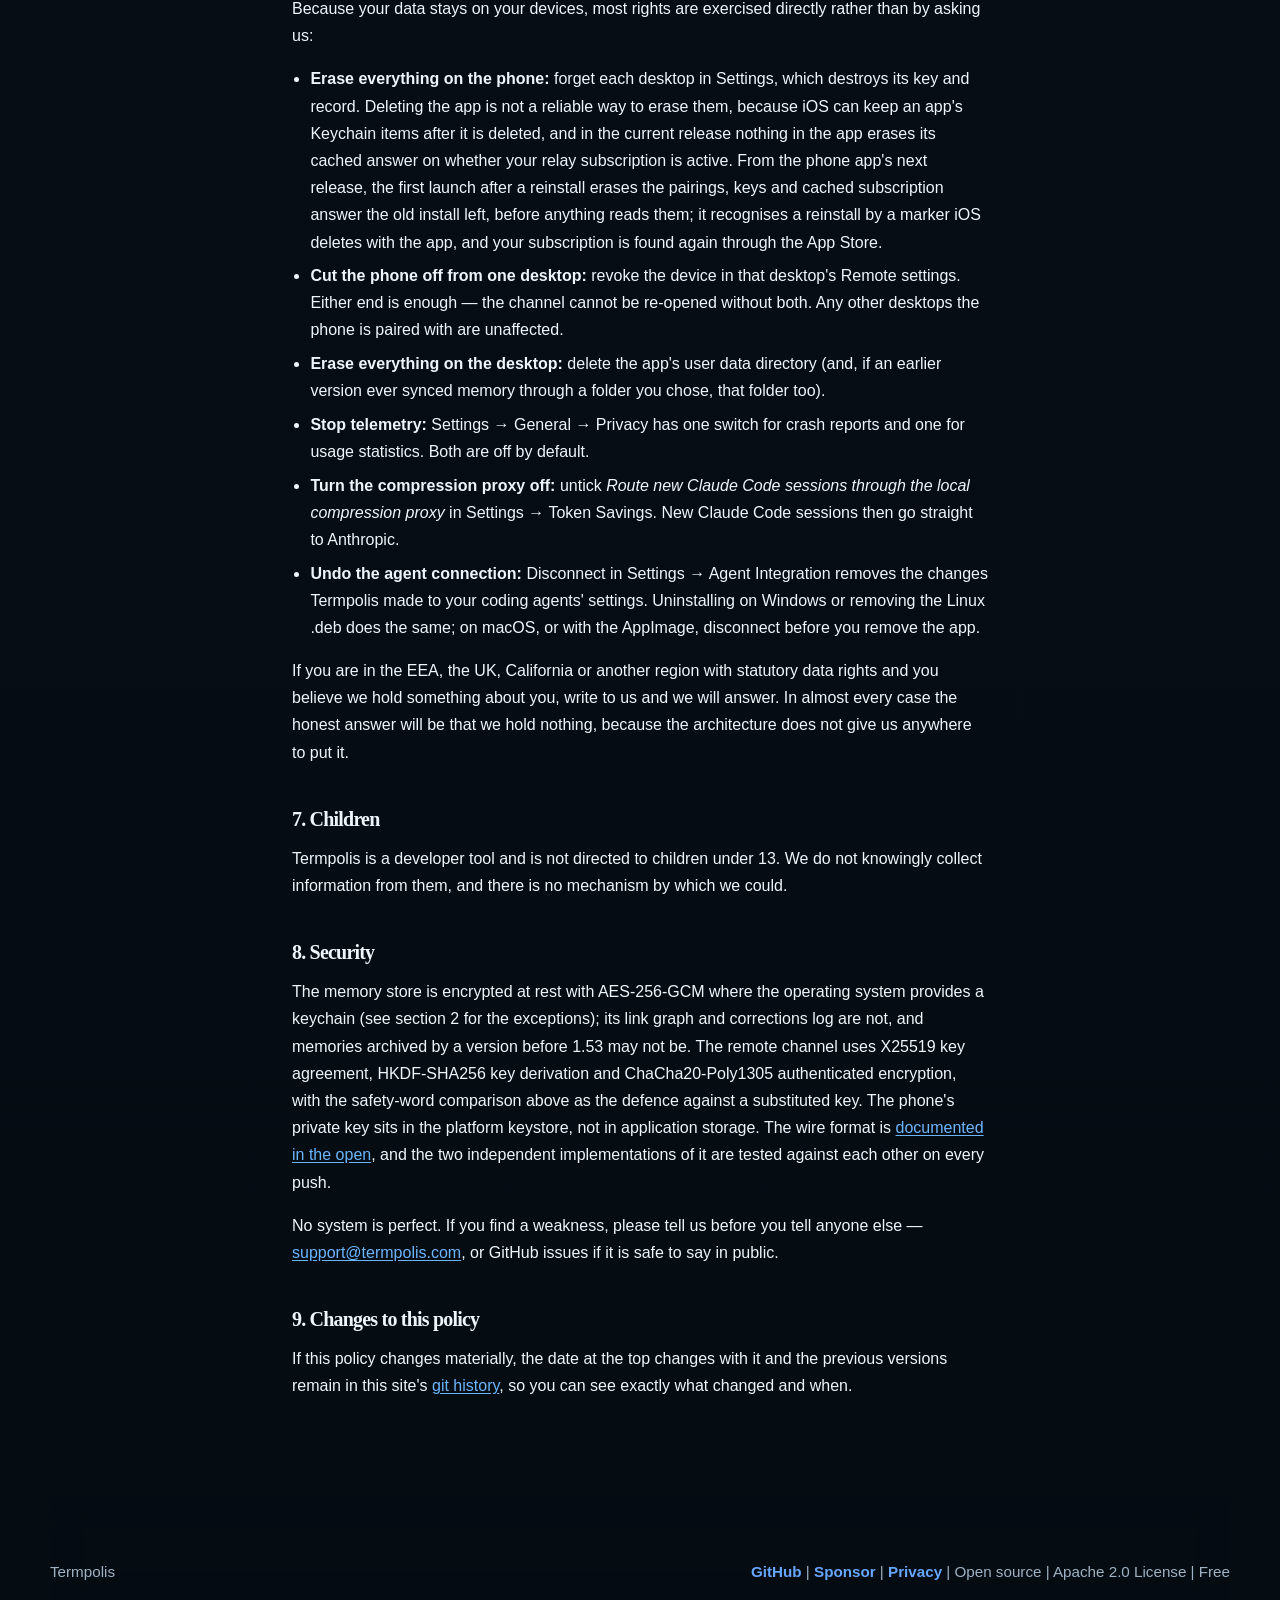
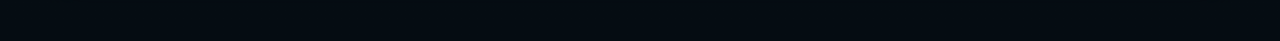
<file: privacy.html>
<!DOCTYPE html>
<html lang="en">
<head>
  <meta charset="UTF-8">
  <meta name="viewport" content="width=device-width, initial-scale=1.0">
  <title>Privacy Policy — Termpolis</title>
  <meta name="description" content="What Termpolis and Termpolis Remote store, what they send, and what the pairing relay can see. Short version: your work stays on your machine.">
  <link rel="canonical" href="https://termpolis.com/privacy.html">
  <link rel="shortcut icon" href="logo-termpolis-titlebar.svg">
  <meta property="og:type" content="article">
  <meta property="og:site_name" content="Termpolis">
  <meta property="og:url" content="https://termpolis.com/privacy.html">
  <meta property="og:title" content="Privacy Policy — Termpolis">
  <meta property="og:description" content="What Termpolis and Termpolis Remote store, what they send, and what the pairing relay can see.">
  <link rel="stylesheet" href="styles.css?v=20261111a">
  <style>
    .legal { max-width: 46rem; margin: 0 auto; padding: 3rem 1.25rem 5rem; line-height: 1.7; }
    .legal h1 { margin-bottom: .35rem; }
    .legal .stamp { color: #8b93a7; font-size: .9rem; margin: 0 0 2.5rem; }
    .legal h2 { margin-top: 2.75rem; font-size: 1.25rem; }
    .legal h3 { margin-top: 1.75rem; font-size: 1.02rem; }
    .legal ul { padding-left: 1.15rem; }
    .legal li { margin: .4rem 0; }
    .legal code { font-size: .92em; }
    /* The site's base rule is `a { color: inherit; text-decoration: none }`, which
       is right for a nav and wrong for prose: a policy whose links are invisible is
       a policy whose contact route is invisible. */
    .legal a { color: #6cb6ff; text-decoration: underline; text-underline-offset: 2px; }
    .legal a:hover { color: #9ccfff; }
    .legal .callout {
      border: 1px solid #2b3345; border-left: 3px solid #4aa3df; border-radius: 8px;
      padding: 1rem 1.15rem; margin: 1.5rem 0; background: #ffffff08;
    }
    .legal table { width: 100%; border-collapse: collapse; margin: 1.25rem 0; font-size: .95rem; }
    .legal th, .legal td { text-align: left; padding: .55rem .6rem; border-bottom: 1px solid #2b3345; vertical-align: top; }
    .legal th { color: #8b93a7; font-weight: 600; }
  </style>
</head>
<body>
  <div class="page-shell">
    <header class="site-header">
      <a class="brand" href="/" aria-label="Termpolis home">
        <img class="brand-logo" src="logo-termpolis.svg" alt="Termpolis logo">
        <span class="brand-text">Termpolis</span>
      </a>
      <nav class="site-nav" aria-label="Primary">
        <a href="/#memory">Mneme</a>
        <a href="/#security">Security</a>
        <a href="/#features">Features</a>
        <a href="/#downloads">Downloads</a>
        <a href="/mobile/">Mobile</a>
        <a href="docs.html">Docs</a>
      </nav>
    </header>

    <main class="legal">
      <h1>Privacy Policy</h1>
      <p class="stamp">Effective 12 November 2026 · Covers the Termpolis desktop app, the Termpolis Remote phone app, and the pairing relay.</p>

      <div class="callout">
        <p><strong>The short version.</strong> Termpolis runs on your computer. Your code,
        your terminal sessions and the memory it builds from them stay there. We do not
        operate an account system, we have no server that stores your work, and we cannot
        read what you do with it. The phone app is a remote control for the desktop app,
        end-to-end encrypted, and it stores nothing but its keys, a record of each desktop it is paired with and whether your relay subscription is active.</p>
      </div>

      <h2>1. Who we are, and how to reach us</h2>
      <p>Termpolis is built by CodeDev LLC. The fastest way to reach us about anything in
      this policy is
      <a href="https://github.com/codedev-david/termpolis/issues" target="_blank" rel="noreferrer">GitHub issues</a>.
      For something you would rather not raise in public, write to
      <a href="mailto:support@termpolis.com">support@termpolis.com</a> — the same address
      given on the phone app's <a href="/mobile/#support">support page</a>, and the same person either way.</p>

      <h2>2. The desktop app</h2>

      <h3>What stays on your computer</h3>
      <p>Everything you work on. Termpolis is a terminal: it runs agents on your machine,
      against your files, using the model account you are already signed in to. The
      following live in your user data directory and are never uploaded by us:</p>
      <ul>
        <li>Terminal sessions, scrollback and command history.</li>
        <li>The shared memory ("Mneme") built from your sessions and code — its text, its
        embeddings and its graph. The memory store itself is encrypted at rest with AES-256-GCM, under a key protected by your operating system's keychain; where there is no keychain, or on a computer still syncing memory through a folder an older version set up, it can be plain text. Its link graph and its corrections log (the text of any amended memory, and why) are not encrypted, and memories that versions before 1.53 moved to the archive of older, little-used ones can still be plain text; since 1.53 the archive is written under the same key as the store.</li>
        <li>Your settings, workspaces, shell configuration and keybindings.</li>
        <li>Any credentials the CLI agents you use store for themselves. Termpolis does not
        read them and does not copy them anywhere.</li>
        <li>The original text of whatever Termpolis's token compression shortened, so an
        agent can ask for it back. This store is capped at 200 MB and, unlike the memory,
        is <strong>not</strong> encrypted.</li>
        <li>If you turn on Linked machines, a job history (<code>linked-jobs.jsonl</code>, and
        <code>linked-jobs.prev.jsonl</code> once it passes 2 MiB): one line when another of your
        computers starts a job on this one, one when the job ends and one when a request is refused
        (more refusals of that computer within the same minute share one more line, with their count),
        with that computer's name, the agent, read-only or edit, the folder, the first line of the
        prompt (at most 80 characters, with anything that might be a credential taken out), the
        credential rules it matched, how the job ended and why a request was refused (with anything in
        it that might be a credential taken out). Never the rest of the prompt, or the answer.</li>
        <li>The key local agents use to reach Termpolis's own MCP server (<code>mcp-token</code>, readable
        only by you). While a job another of your computers started runs here, that key reaches only the
        read-only memory and code tools. The keys used by Remote's bridge and by agents that are already
        connected are kept in memory only, never on disk.</li>
      </ul>
      <p>Termpolis also changes your coding agents' own settings, but only if you connect
      them. The first step of the first-run tour shows exactly what it would change for each
      agent installed on your computer, and nothing is written until you finish or skip the
      tour; both of its boxes start ticked, and you can clear either. Versions before 1.49
      connected them without asking, so after an update from one they stay connected until
      you answer the one-time question Termpolis then asks. Connected, Termpolis
      adds its local MCP server to the Claude Code, Codex and Gemini settings (for Gemini, the
      Antigravity CLI's <code>~/.gemini/config/mcp_config.json</code> and the older Gemini CLI's
      <code>settings.json</code>). In Claude Code and the Antigravity CLI it also lets its read-only
      and memory tools run without asking (tools that run commands or type into a terminal still
      ask), in Codex its memory tools, and in Claude Code and Codex it
      marks folders you open the agent in as trusted — never your home folder, a folder
      above it, a drive root or the root of a network share. The second box adds a Claude Code start-up
      hook that loads your project memory whenever a Claude Code session starts, including
      sessions started outside Termpolis. Settings → Agent Integration lists every change
      and lets you connect or disconnect at any time. <strong>Disconnect</strong> removes
      what Termpolis wrote, and so do uninstalling on Windows and removing the Linux .deb package. Folder trust that a version
      before 1.49 added can't be told apart from trust you gave yourself, so that stays.</p>

      <h3>What leaves your computer, and to whom</h3>
      <table>
        <tr><th>Goes to</th><th>What</th><th>When</th></tr>
        <tr>
          <td>Your model provider (Anthropic, OpenAI, Google)</td>
          <td>The prompts, files and terminal context you send an agent — under
          <em>your</em> account and <em>their</em> terms, exactly as if you ran their CLI
          yourself.</td>
          <td>Whenever you use an agent. We are not in this path and never see it.</td>
        </tr>
        <tr>
          <td>Anthropic, through a proxy on your own computer</td>
          <td>Claude Code's requests, after a compression proxy running on your machine has
          shortened tool results and pasted images. What Claude asked a tool to do (a
          command, a file edit) is never rewritten.</td>
          <td>By default, for Claude Code sessions Termpolis launches. It forwards only to
          <code>api.anthropic.com</code>, steps aside if you already route Claude Code
          yourself, and one switch in Settings → Token Savings turns it off. With
          <em>Model per message</em> on, the same proxy also changes the request's model and effort;
          that choice is made on your computer, and only the vectors of your corrections are kept,
          never their text. We never see this traffic either.</td>
        </tr>
        <tr>
          <td>OpenAI, through the same proxy</td>
          <td>Codex's requests, unchanged except for the reasoning effort Termpolis picks for each
          message. Nothing is compressed. Termpolis reads Codex's <code>config.toml</code> only to see
          whether you chose your own endpoint, never its sign-in.</td>
          <td>Only for Codex terminals launched from the sidebar while <em>Model per message</em>
          routes Codex (the default) and the proxy is on. It forwards to the endpoint Codex would have
          used (<code>chatgpt.com</code> or <code>api.openai.com</code>). We never see this traffic.</td>
        </tr>
        <tr>
          <td>GitHub</td>
          <td>A version check, and the release you download.</td>
          <td>On update checks and downloads.</td>
        </tr>
        <tr>
          <td>Groq</td>
          <td>The audio you dictate with voice input, sent under <em>your</em> Groq API key and <em>their</em> terms to be transcribed.</td>
          <td>Only if you connect a Groq key in Settings → Voice and dictate. We are not in this path.</td>
        </tr>
        <tr>
          <td>Us (Sentry)</td>
          <td>Crash reports (the error message from a crash can also be filed automatically as an issue in the public Termpolis GitHub repository); and, separately, one anonymous launch event a day carrying the
          app version.</td>
          <td><strong>Only what you turn on.</strong> Two separate switches, both off by
          default.</td>
        </tr>
      <tr>
          <td>Our pairing relay (<code>relay.termpolis.com</code>, unless you set your own in Settings → Remote)</td>
          <td>End-to-end encrypted frames: what your phone and this computer send each other (Termpolis Remote), and job prompts and answers between two of your computers (Linked machines). The relay cannot read them; section 4 lists what it does see.</td>
          <td>Only while Remote or Linked machines is switched on in Settings. Both are off by default.</td>
        </tr>
      </table>

      <h3>Telemetry, if you enable it</h3>
      <p>There are two switches, <em>Send crash reports</em> and <em>Send anonymous usage
      statistics</em>. Both are off until you tick them — on the last step of the first-run
      tour, in the one-time question an update from an older version asks, or in Settings →
      General → Privacy, where either can be changed at any time. If Termpolis cannot find
      a choice you made, both stay off and it asks again.</p>
      <ul>
        <li><strong>Crash reports</strong> carry the error, its stack trace and the app
        events just before it, the app version and basic system details (OS, Electron
        version, CPU, memory, screen size). The same switch covers update failures, unclean
        exits and swarm errors. Before a report is sent, your home-folder paths become
        <code>&lt;home&gt;</code>, your user name becomes <code>&lt;user&gt;</code>, and the
        machine name, your locale and your time zone are removed. A report never includes a
        memory dump, a screenshot, local variables, the source code around the error or
        console output.</li>
        <li><strong>Usage statistics</strong> are one "launched" event a day that carries
        only the app version, so we can count active installs. Short app events (that a
        swarm started, say) are recorded only while this is on, and leave your computer only
        inside a crash report.</li>
      </ul>
      <p>When a switch is off, its reporting path is a no-op — not "buffered", not
      "sampled" — and nothing saved up is sent after you turn it off.</p>

      <h2>3. Termpolis Remote (the phone app)</h2>
      <p>Termpolis Remote is a remote control for a Termpolis desktop that is already
      running. It runs no agent, holds no memory and holds no model credentials. On its own
      it does nothing at all.</p>

      <h3>What the phone stores</h3>
      <ul>
        <li>Its own private key, in the operating system's keystore (iOS Keychain / Android
        Keystore), marked as available only while the device is unlocked and not backed up
        to another device.</li>
        <li>One pairing record per desktop: that desktop's public key, when it was paired, a session
        identifier, the relay address, a device id and the name shown for it in the app.</li>
      </ul>
      <p>A phone can be paired with several desktops at once — a work machine and a
      home one, say. Each pairing has its own private key and its own record, written to the
      keystore separately, so no two desktops see the same phone identity and forgetting one
      leaves the rest untouched.</p>
      <p>The phone also keeps, in the same keystore, the App Store's last answer on whether your relay subscription is active, so the app can still let you in when the App Store cannot be reached. From the phone app's next release it also keeps a small marker outside the keystore that says the app has been set up on this install (see section 6). That is the whole list. Terminal output reaches the phone encrypted, is held in
      memory while the app is open, and is never written to disk. Unpairing erases the key
      and the record for that desktop, and it works whether or not the relay is reachable.</p>

      <h3>The camera</h3>
      <p>Used for one thing: scanning the pairing code your desktop displays. Frames are
      decoded on the device and discarded. Nothing from the camera is stored or transmitted.
      The camera is optional: you can paste the pairing text instead, which the desktop copies
      with its <em>Copy</em> button.</p>

      <h3>What a phone can do on your desktop</h3>
      <p>The desktop decides. Reading, starting a terminal, typing into one and closing one are
      four separate permissions, all off until you turn them on, revocable at any moment and
      checked on the desktop for every request. None of them applies until you confirm, on the
      desktop, that the safety words on both screens match. Swarm workers are never shown to a
      phone. An agent a phone starts asks before it edits files or runs commands, unless you turn
      on the separate <em>Let agents started from a phone run unattended</em> setting, which is
      off by default.</p>

      <h3>What the phone app collects</h3>
      <p>Nothing. There is no account, no analytics SDK, no crash reporter, no advertising
      identifier, and the only server of ours that the app talks to is the pairing relay described below, which cannot read what it forwards. The
      <a href="https://github.com/codedev-david/termpolis/blob/main/mobile/package.json" target="_blank" rel="noreferrer">dependency list</a>
      is short on purpose and is checked by a test on every push, so this claim cannot drift
      quietly.</p>

      <h2>4. The pairing relay</h2>
      <p>The phone and the desktop (or, with Linked machines, two of your computers) are usually on different networks, so they meet at a
      relay we run. The relay is deliberately built so that trusting it is not required.</p>
      <ul>
        <li>Every message is encrypted end to end between your phone and your desktop, or between two linked computers.
        The keys are derived when you pair, from both devices' identities, and never exist
        anywhere else. The relay does not hold them and cannot derive them.</li>
        <li>What the relay can see: the IP addresses of both ends, which end is the desktop, when each connects, an opaque room identifier, each frame's unencrypted header (its type, public keys while pairing and connecting, a counter), the size of each message,
        and its timing. Not the contents, not your terminal, not what you typed.</li>
        <li>Cloudflare, which hosts the relay, keeps connection metadata (IP addresses, times and room ids) in its request logs. The relay itself writes no logs and stores no messages. It forwards a
        frame to the other end of the room and forgets it. A room with nobody in it is
        discarded.</li>
        <li>Transport is TLS, and the payload inside it is sealed separately. Both layers
        would have to fail to expose anything. Termpolis uses only <code>wss://</code> relays (or
        plain <code>ws://</code> to a relay on the same computer); a plain <code>ws://</code> address
        an older version saved is replaced with the default relay, and the Remote pane says so.</li>
      </ul>
      <p>When you pair, both screens show the same eight words. They are derived from the
      two device keys, so they match only if nothing is sitting in the middle. Comparing
      them takes a couple of seconds, and the phone gets no access until you confirm on the
      desktop that they match. A phone pairs by scanning a code shown on your
      desktop's screen, which carries the desktop's public key and a one-time pairing secret, so treat that code like a password
      for the 90 seconds it is valid.</p>

      <h2>5. What we never do</h2>
      <ul>
        <li>We do not sell or share personal information, in the sense the CCPA and CPRA use
        those words. There is nothing to sell: we do not hold it.</li>
        <li>We do not use your code, prompts or sessions to train anything.</li>
        <li>We do not track you across apps or websites, and the app requests no tracking
        permission because it has no use for one.</li>
        <li>We do not run an advertising network or embed one.</li>
      </ul>

      <h2>6. Your choices and rights</h2>
      <p>Because your data stays on your devices, most rights are exercised directly rather
      than by asking us:</p>
      <ul>
        <li><strong>Erase everything on the phone:</strong> forget each desktop in Settings,
        which destroys its key and record. Deleting the app is not a reliable way to erase them, because iOS can keep an app's Keychain items after it is deleted, and in the current release nothing in the app erases its cached answer on whether your relay subscription is active. From the phone app's next release, the first launch after a reinstall erases the pairings, keys and cached subscription answer the old install left, before anything reads them; it recognises a reinstall by a marker iOS deletes with the app, and your subscription is found again through the App Store.</li>
        <li><strong>Cut the phone off from one desktop:</strong> revoke the device in that
        desktop's Remote settings. Either end is enough — the channel cannot be re-opened
        without both. Any other desktops the phone is paired with are unaffected.</li>
        <li><strong>Erase everything on the desktop:</strong> delete the app's user data
        directory (and, if an earlier version ever synced memory through a folder you chose, that folder too).</li>
        <li><strong>Stop telemetry:</strong> Settings → General → Privacy has one switch for
        crash reports and one for usage statistics. Both are off by default.</li>
        <li><strong>Turn the compression proxy off:</strong> untick <em>Route new Claude Code
        sessions through the local compression proxy</em> in Settings → Token Savings. New
        Claude Code sessions then go straight to Anthropic.</li>
        <li><strong>Undo the agent connection:</strong> Disconnect in Settings → Agent
        Integration removes the changes Termpolis made to your coding agents' settings.
        Uninstalling on Windows or removing the Linux .deb does the same; on macOS, or with the AppImage, disconnect before you
        remove the app.</li>
      </ul>
      <p>If you are in the EEA, the UK, California or another region with statutory data
      rights and you believe we hold something about you, write to us and we will answer.
      In almost every case the honest answer will be that we hold nothing, because the
      architecture does not give us anywhere to put it.</p>

      <h2>7. Children</h2>
      <p>Termpolis is a developer tool and is not directed to children under 13. We do not
      knowingly collect information from them, and there is no mechanism by which we could.</p>

      <h2>8. Security</h2>
      <p>The memory store is encrypted at rest with AES-256-GCM where the operating system provides a keychain (see section 2 for the exceptions); its link graph and corrections log are not, and memories archived by a version before 1.53 may not be. The remote channel uses X25519 key
      agreement, HKDF-SHA256 key derivation and ChaCha20-Poly1305 authenticated encryption,
      with the safety-word comparison above as the defence against a substituted key. The
      phone's private key sits in the platform keystore, not in application storage. The
      wire format is
      <a href="https://github.com/codedev-david/termpolis/blob/main/docs/remote-wire-format.md" target="_blank" rel="noreferrer">documented in the open</a>,
      and the two independent implementations of it are tested against each other on every
      push.</p>
      <p>No system is perfect. If you find a weakness, please tell us before you tell anyone
      else — <a href="mailto:support@termpolis.com">support@termpolis.com</a>, or GitHub
      issues if it is safe to say in public.</p>

      <h2>9. Changes to this policy</h2>
      <p>If this policy changes materially, the date at the top changes with it and the
      previous versions remain in this site's
      <a href="https://github.com/codedev-david/termpolis-website/commits/main/privacy.html" target="_blank" rel="noreferrer">git history</a>,
      so you can see exactly what changed and when.</p>
    </main>

    <footer class="site-footer">
      <p>Termpolis</p>
      <p>
        <a href="https://github.com/codedev-david/termpolis" target="_blank" rel="noreferrer">GitHub</a> |
        <a href="https://github.com/sponsors/codedev-david" target="_blank" rel="noreferrer">Sponsor</a> |
        <a href="/privacy.html">Privacy</a> |
        Open source | Apache 2.0 License | Free
      </p>
    </footer>
  </div>
</body>
</html>
</file>
<file: styles.css>
:root {
  --bg: #071118;
  --bg-alt: #0c1720;
  --surface: rgba(15, 26, 36, 0.86);
  --surface-strong: rgba(18, 31, 43, 0.96);
  --surface-soft: rgba(23, 40, 55, 0.78);
  --text: #eff6fb;
  --muted: #9eb2c3;
  --line: rgba(157, 188, 214, 0.16);
  --shadow: 0 24px 80px rgba(0, 0, 0, 0.32);
  --coral: #ff7a45;
  --gold: #f2b94b;
  --mint: #54c6a9;
  --sky: #66a7ff;
  --radius-lg: 28px;
  --radius-md: 22px;
  --radius-sm: 14px;
  --max-width: 1180px;
}

*,
*::before,
*::after {
  box-sizing: border-box;
}

html {
  scroll-behavior: smooth;
}

body {
  margin: 0;
  min-width: 320px;
  font-family: "Aptos", "Segoe UI Variable Display", "Trebuchet MS", sans-serif;
  color: var(--text);
  background:
    radial-gradient(circle at top left, rgba(255, 122, 69, 0.12), transparent 28%),
    radial-gradient(circle at top right, rgba(102, 167, 255, 0.11), transparent 24%),
    radial-gradient(circle at center, rgba(84, 198, 169, 0.06), transparent 30%),
    linear-gradient(180deg, #08121a 0%, var(--bg) 45%, #050c12 100%);
}

a {
  color: inherit;
  text-decoration: none;
}

button,
input {
  font: inherit;
}

.page-shell {
  width: min(calc(100% - 2rem), var(--max-width));
  margin: 0 auto;
  padding: 1.2rem 0 2.5rem;
}

.site-header,
.site-footer,
.stats,
.card,
.workspace-card,
.platform-card,
.preview-card,
.repo-card,
.download-card,
.product-shot {
  backdrop-filter: blur(18px);
  -webkit-backdrop-filter: blur(18px);
}

.site-header {
  position: sticky;
  top: 1rem;
  z-index: 10;
  display: flex;
  align-items: center;
  justify-content: space-between;
  gap: 1rem;
  margin-bottom: 2.4rem;
  padding: 0.9rem 1rem;
  border: 1px solid var(--line);
  border-radius: 999px;
  background: rgba(10, 18, 26, 0.76);
  box-shadow: 0 10px 30px rgba(0, 0, 0, 0.2);
}

.brand {
  display: inline-flex;
  align-items: center;
  gap: 0.7rem;
  font-weight: 700;
  letter-spacing: 0.03em;
  flex: 0 0 auto; /* the brand never shrinks — the nav absorbs the slack instead */
}

.brand-logo {
  width: 3.75rem;
  height: 3.75rem;
  flex: 0 0 auto;
}

.brand-text {
  color: var(--text);
  font-size: 1.2rem;
}

/* The header pill (border-radius: 999px, capped by --max-width: 1180px) carries the brand +
   12 nav links. The "View GitHub" button used to sit here too and crowded the row so its tail
   (Downloads, Docs) hid under the button — the "cut off" symptom; it now lives in the hero
   actions next to Sponsor, which frees the row. Two layers still keep the nav honest at any width:
     1. `.site-header .site-nav` (below) trims the nav's type + gaps so all 12 links fit with
        room to spare down to ~990px — every normal desktop/laptop caps the header at 1180px.
     2. Narrower/scaled displays fall back to `min-width: 0` + `overflow-x: auto` (nav scrolls
        inside the pill); script.js fades the right edge so it reads as "scroll for more →".
   The brand stays `flex: 0 0 auto`, so it never shrinks. */
.site-nav {
  display: flex;
  flex-wrap: nowrap;
  /* THE FIX. A flex item's default `min-width: auto` floors it at its min-content width,
     so a nowrap nav physically cannot shrink — the surplus had to overflow the pill. This
     removes the floor (flex-shrink is already 1), so the nav gives ground first.
     Deliberately NOT `flex: 1 1 auto` + `justify-content`, which would make the nav GROW
     and bunch its links to one side — the header's `space-between` spacing must not change. */
  min-width: 0;
  gap: clamp(0.45rem, 0.75vw, 1.2rem);
  white-space: nowrap;
  color: var(--muted);
  overflow-x: auto;
  scrollbar-width: none; /* Firefox */
}

/* Reclaim ~55px so all 12 links clear the "View GitHub" button at the 1180px cap.
   Scoped to the pill; the docs-page header (.docs-header .site-nav) wraps and is left alone. */
.site-header .site-nav {
  font-size: 0.9375rem;                 /* 15px — one subtle step below the 16px brand + button */
  gap: clamp(0.35rem, 0.55vw, 0.6rem);  /* capped so big monitors don't re-inflate the gaps past the pill */
}

/* Since the 2026-11 homepage restructure the pill carries only 8 links, so the tight sizing
   above left them bunched against the right edge. On desktop (the nav is hidden at <=960px)
   centre the nav in the pill: equal 1fr side columns put it in the true middle, and the brand
   column never drops below the brand's own width, so a narrow window shifts the nav right
   instead of overlapping the logo. */
@media (min-width: 961px) {
  .site-header {
    display: grid;
    grid-template-columns: minmax(max-content, 1fr) auto minmax(0, 1fr);
  }

  .site-header .brand {
    justify-self: start;   /* keep the link's hit area the size of the logo + name */
  }

  .site-header .site-nav {
    justify-self: center;
    max-width: 100%;
    font-size: 1rem;
    gap: clamp(0.9rem, 1.6vw, 1.75rem);
  }
}

/* Below ~1200px (incl. common laptop widths under 125–150% display scaling) the pill can't
   hold all 12 links, so it scrolls internally. Fade the right edge — unless already scrolled
   to the end — so the cut-off reads as "scroll for more →" rather than a broken clip.
   `.is-overflowing` / `.is-scroll-end` are toggled in script.js; no fade when the row fits. */
.site-header .site-nav.is-overflowing:not(.is-scroll-end) {
  -webkit-mask-image: linear-gradient(to right, #000 calc(100% - 2rem), transparent);
          mask-image: linear-gradient(to right, #000 calc(100% - 2rem), transparent);
}

.site-nav::-webkit-scrollbar {
  display: none; /* Chrome/Safari — scroll without reserving scrollbar height in the pill */
}

.site-nav a:hover,
.site-nav a:focus-visible {
  color: var(--text);
}

.hero {
  display: grid;
  grid-template-columns: minmax(0, 1.02fr) minmax(0, 0.98fr);
  gap: 3rem;
  align-items: center;
  padding: 2rem 0 2.2rem;
}

.eyebrow {
  margin: 0 0 0.75rem;
  color: var(--coral);
  font-size: 0.8rem;
  font-weight: 800;
  letter-spacing: 0.2em;
  text-transform: uppercase;
}

h1,
h2,
h3,
.tagline {
  margin: 0;
}

h1,
h2 {
  font-family: Georgia, "Times New Roman", serif;
  line-height: 0.95;
  letter-spacing: -0.04em;
}

h1 {
  font-size: clamp(3.3rem, 10vw, 6.2rem);
}

h2 {
  font-size: clamp(2.2rem, 5vw, 3.7rem);
}

h3 {
  font-size: 1.15rem;
}

.tagline {
  margin-top: 0.7rem;
  color: var(--sky);
  font-size: clamp(1.15rem, 2.6vw, 1.8rem);
  font-weight: 700;
}

.hero-text,
.section-heading p,
.card p,
.split-copy p,
.workspace-card p,
.platform-card p,
.preview-card p,
.repo-card p,
.download-card p,
.site-footer,
.hero-points,
.detail-list,
.mini-note,
.stats span {
  color: var(--muted);
  line-height: 1.72;
}

.hero-text {
  max-width: 36rem;
  margin: 1.4rem 0 0;
  font-size: 1.1rem;
}

.hero-actions {
  display: flex;
  flex-wrap: wrap;
  gap: 0.9rem;
  margin: 1.7rem 0 1.5rem;
}

.button {
  display: inline-flex;
  align-items: center;
  justify-content: center;
  white-space: nowrap;
  min-height: 3rem;
  padding: 0.8rem 1.2rem;
  border: 0;
  border-radius: 999px;
  background: linear-gradient(135deg, var(--coral), #ff9d45);
  color: #fffdfa;
  font-weight: 700;
  cursor: pointer;
  box-shadow: 0 14px 34px rgba(255, 122, 69, 0.24);
}

.button:hover,
.button:focus-visible {
  transform: translateY(-1px);
}

.button-secondary,
.button-ghost {
  background: rgba(255, 255, 255, 0.04);
  color: var(--text);
  box-shadow: none;
  border: 1px solid var(--line);
}

.button-sponsor {
  background: linear-gradient(135deg, #ea4aaa, #bf3d8e);
  color: #fff;
  box-shadow: 0 10px 30px rgba(234, 74, 170, 0.30);
  border: 0;
}

.button-sponsor:hover,
.button-sponsor:focus-visible {
  filter: brightness(1.05);
  transform: translateY(-1px);
}

.free-forever {
  max-width: 36rem;
  margin: 1rem 0 0;
  padding: 0.75rem 1rem;
  border-radius: 12px;
  background: rgba(74, 222, 128, 0.08);
  border: 1px solid rgba(74, 222, 128, 0.35);
  color: var(--text);
  font-size: 0.98rem;
  line-height: 1.55;
}

.free-forever a {
  color: #ea4aaa;
  font-weight: 700;
  text-decoration: none;
}

.free-forever a:hover,
.free-forever a:focus-visible {
  text-decoration: underline;
}

.free-forever-pill {
  display: inline-block;
  padding: 0.18rem 0.65rem;
  margin-right: 0.55rem;
  border-radius: 999px;
  background: #22c55e;
  color: #0b1411;
  font-weight: 800;
  font-size: 0.78rem;
  letter-spacing: 0.04em;
  text-transform: uppercase;
  vertical-align: 1px;
}

.hero-points,
.detail-list {
  display: grid;
  gap: 0.9rem;
  padding: 0;
  margin: 0;
  list-style: none;
}

.hero-points li,
.detail-list li {
  position: relative;
  padding-left: 1.5rem;
}

.hero-points li::before,
.detail-list li::before {
  content: "";
  position: absolute;
  top: 0.72rem;
  left: 0;
  width: 0.55rem;
  height: 0.55rem;
  border-radius: 50%;
  background: linear-gradient(135deg, var(--gold), var(--coral));
}

.hero-visual {
  position: relative;
  min-height: 0;
}

.orb {
  position: absolute;
  border-radius: 50%;
  filter: blur(18px);
}

.orb-coral {
  top: -1.5rem;
  right: 1.2rem;
  width: 8rem;
  height: 8rem;
  background: rgba(255, 122, 69, 0.12);
}

.orb-gold {
  bottom: 2rem;
  left: -0.5rem;
  width: 10rem;
  height: 10rem;
  background: rgba(242, 185, 75, 0.08);
}

.mini-title,
.stats strong {
  margin: 0;
  font-weight: 700;
  color: var(--text);
}

.product-shot {
  margin: 0;
  overflow: hidden;
  border: 1px solid rgba(157, 188, 214, 0.14);
  border-radius: var(--radius-lg);
  background:
    linear-gradient(180deg, rgba(17, 29, 40, 0.98), rgba(11, 20, 29, 0.96));
  box-shadow: var(--shadow);
}

.product-shot img {
  display: block;
  width: 100%;
  height: auto;
}

.product-shot video {
  display: block;
  width: 100%;
  height: auto;
  background: #050a10;
}

.hero-shot {
  position: relative;
}

.hero-shot img {
  height: auto;
  object-fit: contain;
  object-position: left top;
  background: transparent;
}

.stats {
  display: grid;
  grid-template-columns: repeat(3, minmax(0, 1fr));
  gap: 1rem;
  padding: 1.35rem;
  margin: 1rem 0 0;
  border: 1px solid var(--line);
  border-radius: var(--radius-lg);
  background: rgba(13, 23, 33, 0.88);
  box-shadow: var(--shadow);
}

.stats article {
  display: grid;
  gap: 0.35rem;
  padding: 0.4rem 0.2rem;
}

.section {
  padding: 5rem 0 0;
}

.section-heading {
  max-width: 44rem;
  margin-bottom: 1.7rem;
}

.feature-grid,
.platform-row,
.shell-grid,
.preview-grid,
.download-grid,
.download-layout,
.feature-media-grid,
.shortcut-strip,
.utility-strip {
  display: grid;
  gap: 1rem;
}

.feature-grid {
  grid-template-columns: repeat(2, minmax(0, 1fr));
}

.feature-media-grid {
  grid-template-columns: repeat(2, minmax(0, 1fr));
  margin-top: 1rem;
  align-items: start;
}

.card,
.workspace-card,
.platform-card,
.preview-card,
.repo-card,
.download-card {
  padding: 1.5rem;
  border: 1px solid var(--line);
  border-radius: var(--radius-md);
  background: var(--surface-strong);
  box-shadow: 0 16px 40px rgba(0, 0, 0, 0.24);
  /* Let cards shrink inside a grid/flex track on narrow screens instead
     of forcing a min-content width that overflows the page. */
  min-width: 0;
}

/* Long inline code tokens (e.g. GOOGLE_CLOUD_PROJECT) have no natural
   break points — allow them to wrap so they never push the page wider
   than the viewport on small screens. */
code {
  overflow-wrap: anywhere;
}

.split {
  display: grid;
  grid-template-columns: minmax(0, 0.9fr) minmax(0, 1.1fr);
  gap: 2rem;
  align-items: start;
}

.split-copy {
  padding-top: 0.8rem;
}

.workspace-board {
  display: grid;
  gap: 1rem;
}

.workspace-label,
.preview-tag {
  display: inline-block;
  margin-bottom: 0.7rem;
  padding: 0.3rem 0.7rem;
  border-radius: 999px;
  background: rgba(102, 167, 255, 0.12);
  color: #8eb8ff;
  font-size: 0.82rem;
  font-weight: 700;
}

.platform-row {
  grid-template-columns: repeat(3, minmax(0, 1fr));
}

.shell-grid {
  grid-template-columns: repeat(3, minmax(0, 1fr));
}

.preview-grid {
  grid-template-columns: 1.5fr 1fr 1fr;
}

.preview-card {
  min-height: 15rem;
  display: flex;
  flex-direction: column;
  justify-content: flex-end;
  background:
    linear-gradient(160deg, rgba(18, 31, 43, 0.96), rgba(11, 20, 29, 0.94)),
    linear-gradient(135deg, rgba(84, 198, 169, 0.06), rgba(255, 122, 69, 0.06));
}

.preview-large {
  min-height: 22rem;
}

.workspace-shot {
  margin-top: 0.25rem;
}

.demo-shot {
  overflow: hidden;
}

.screenshot-card {
  padding: 0;
}

.screenshot-card img {
  width: 100%;
  height: 100%;
  object-fit: cover;
}

.download-layout {
  grid-template-columns: minmax(0, 0.95fr) minmax(0, 1.05fr);
  align-items: start;
}

.repo-card {
  display: grid;
  gap: 1rem;
  background:
    radial-gradient(circle at top right, rgba(102, 167, 255, 0.14), transparent 32%),
    linear-gradient(160deg, rgba(18, 31, 43, 0.96), rgba(11, 20, 29, 0.94));
}

.download-grid {
  grid-template-columns: repeat(3, minmax(0, 1fr));
}

.download-card {
  display: grid;
  gap: 0.8rem;
}

.download-card a,
.site-footer a {
  color: var(--sky);
  font-weight: 700;
}

.download-card a[aria-disabled="true"] {
  opacity: 0.72;
}

.download-card a.download-alt {
  font-weight: 500;
  font-size: 0.85em;
  opacity: 0.7;
}

.download-card a.download-alt:hover {
  opacity: 1;
}

.install-cmd {
  display: flex;
  flex-direction: column;
  gap: 0.35rem;
  margin-top: -0.25rem;
}

.install-cmd-label {
  font-size: 0.75rem;
  color: rgba(255, 255, 255, 0.7);
  font-weight: 500;
}

.install-cmd-box {
  appearance: none;
  background: rgba(15, 20, 30, 0.85);
  border: 1px solid rgba(255, 255, 255, 0.12);
  border-radius: 6px;
  padding: 0.5rem 0.6rem;
  display: flex;
  align-items: center;
  justify-content: space-between;
  gap: 0.5rem;
  cursor: pointer;
  text-align: left;
  color: #d4d4d4;
  transition: border-color 0.15s ease, background 0.15s ease;
  width: 100%;
  min-width: 0;
  overflow: hidden;
  box-sizing: border-box;
}

.install-cmd-box:hover {
  border-color: var(--sky);
  background: rgba(15, 20, 30, 1);
}

.install-cmd-box code {
  font-family: ui-monospace, "SF Mono", Menlo, Consolas, monospace;
  font-size: 0.8rem;
  color: #e8f0ff;
  background: transparent;
  padding: 0;
  overflow-wrap: anywhere;
  word-break: break-word;
  white-space: normal;
  flex: 1 1 auto;
  min-width: 0;
  line-height: 1.35;
}

.install-cmd-copy {
  font-size: 0.7rem;
  text-transform: uppercase;
  letter-spacing: 0.05em;
  color: var(--sky);
  font-weight: 700;
  flex-shrink: 0;
}

.install-cmd-box.copied .install-cmd-copy {
  color: #4ade80;
}

.install-cmd-note {
  font-size: 0.7rem;
  color: rgba(255, 255, 255, 0.55);
  font-style: italic;
}

.shortcut-strip {
  grid-template-columns: repeat(2, minmax(0, 1fr));
  margin-top: 1rem;
}

.utility-strip {
  grid-template-columns: repeat(2, minmax(0, 1fr));
  margin-top: 1rem;
}

.shortcut-card {
  display: grid;
  gap: 0.35rem;
  padding: 1.2rem 1.3rem;
  border: 1px solid var(--line);
  border-radius: var(--radius-md);
  background: var(--surface-soft);
  box-shadow: 0 16px 40px rgba(0, 0, 0, 0.18);
}

.shortcut-card strong {
  color: var(--text);
}

.shortcut-card span {
  color: var(--muted);
  line-height: 1.6;
}

.platform-dot {
  width: 0.9rem;
  height: 0.9rem;
  border-radius: 50%;
  display: inline-block;
}

.platform-dot.windows {
  background: var(--sky);
}

.platform-dot.mac {
  background: var(--coral);
}

.platform-dot.linux {
  background: var(--mint);
}

.platform-dot.phone {
  background: var(--gold);
}

/* The git strip's dot is the amber "you have work waiting" mark the section describes,
   so it pulses the way the real one does. Motion is decorative here and nothing depends
   on it, so it stops entirely under prefers-reduced-motion. */
.platform-dot.git {
  background: var(--gold);
  animation: git-dot-pulse 2s ease-in-out infinite;
}

@keyframes git-dot-pulse {
  0%, 100% { opacity: 1; box-shadow: 0 0 0 0 rgba(242, 185, 75, 0.45); }
  50% { opacity: 0.72; box-shadow: 0 0 0 5px rgba(242, 185, 75, 0); }
}

@media (prefers-reduced-motion: reduce) {
  .platform-dot.git { animation: none; }
}

.companion-strip {
  display: flex;
  align-items: center;
  gap: 1.1rem;
  margin-top: 1.5rem;
  padding: 1.15rem 1.4rem;
  border: 1px solid var(--line);
  border-radius: var(--radius-md);
  background: var(--surface);
  backdrop-filter: blur(18px);
  -webkit-backdrop-filter: blur(18px);
}

.companion-strip h3 {
  margin: 0 0 0.25rem;
  font-size: 1.05rem;
}

.companion-strip p {
  margin: 0;
  color: var(--muted);
  font-size: 0.95rem;
}

.companion-strip .button {
  margin-left: auto;
  white-space: nowrap;
}

/* Two buttons in one strip: `margin-left: auto` on each would split the free
   space between them and strand the first in the middle. The pair travels as a
   unit instead, and only the unit gets the auto margin. */
.companion-strip .strip-actions {
  margin-left: auto;
  display: flex;
  gap: 0.6rem;
  flex-wrap: wrap;
  flex-shrink: 0;
}

.companion-strip .strip-actions .button {
  margin-left: 0;
}

@media (max-width: 640px) {
  .companion-strip {
    flex-wrap: wrap;
  }

  .companion-strip .button {
    margin-left: 0;
    width: 100%;
    text-align: center;
  }

  .companion-strip .strip-actions {
    margin-left: 0;
    width: 100%;
  }
}

.smartscreen-note {
  font-size: 0.65rem !important;
  color: var(--muted) !important;
  opacity: 0.7;
  line-height: 1.4;
  margin-top: 0.3rem;
}

.smartscreen-note strong {
  color: var(--text);
}

/* Version marker inside a card heading — "what's new here", without shouting over the title. */
.badge-new {
  display: inline-block;
  vertical-align: middle;
  margin-left: 0.45rem;
  font-size: 0.62rem;
  font-weight: 700;
  letter-spacing: 0.06em;
  text-transform: uppercase;
  padding: 0.15rem 0.45rem;
  border-radius: 999px;
  background: rgba(102, 167, 255, 0.13);
  color: var(--sky);
  border: 1px solid rgba(102, 167, 255, 0.28);
  white-space: nowrap;
}

.signed-badge {
  display: inline-block;
  font-size: 0.7rem;
  font-weight: 600;
  letter-spacing: 0.02em;
  padding: 0.25rem 0.6rem;
  border-radius: 6px;
  background: rgba(84, 198, 169, 0.12);
  color: var(--mint);
  border: 1px solid rgba(84, 198, 169, 0.25);
}

.site-footer {
  display: flex;
  justify-content: space-between;
  gap: 1rem;
  padding: 3rem 0 0.2rem;
  font-size: 0.95rem;
}

.sr-only {
  position: absolute;
  width: 1px;
  height: 1px;
  padding: 0;
  margin: -1px;
  overflow: hidden;
  clip: rect(0, 0, 0, 0);
  white-space: nowrap;
  border: 0;
}

.reveal {
  opacity: 0;
  transform: translateY(18px);
  transition: opacity 600ms ease, transform 600ms ease;
}

.reveal.is-visible {
  opacity: 1;
  transform: translateY(0);
}

@media (prefers-reduced-motion: reduce) {
  html {
    scroll-behavior: auto;
  }

  .reveal {
    opacity: 1;
    transform: none;
    transition: none;
  }

  .button:hover,
  .button:focus-visible {
    transform: none;
  }
}

@media (max-width: 960px) {
  .site-header,
  .hero,
  .split,
  .stats,
  .platform-row,
  .shell-grid,
  .feature-grid,
  .preview-grid,
  .download-grid,
  .download-layout,
  .feature-media-grid,
  .shortcut-strip,
  .utility-strip {
    /* minmax(0, 1fr) — not bare 1fr (= minmax(auto,1fr)) — so a single
       column can shrink below its content's min-content and never blow
       out the page width on narrow screens. */
    grid-template-columns: minmax(0, 1fr);
  }

  .site-header {
    border-radius: 1.4rem;
  }

  .site-nav {
    display: none;
  }

  .hero {
    gap: 2rem;
    padding-top: 1.3rem;
  }

  .hero-visual {
    min-height: auto;
  }

}

@media (max-width: 640px) {
  .page-shell {
    width: min(calc(100% - 1.1rem), var(--max-width));
  }

  .site-header {
    padding: 0.9rem;
  }

  .brand-logo {
    width: 2.5rem;
    height: 2.5rem;
  }

  .brand-text {
    font-size: 1rem;
  }

  .button,
  .button-secondary,
  .button-ghost {
    width: 100%;
  }

  .hero-actions {
    flex-direction: column;
  }

  .preview-large {
    min-height: 16rem;
  }

  .site-footer {
    flex-direction: column;
    padding-top: 2rem;
  }
}

/* ---- Clickable dashboard preview + lightbox modal --------------- */
/* The Memory & Learning dashboard shot is a very tall full-page
   capture. Inline at full height it dominated the page ("huge gap"
   on scroll), so it renders as a cropped, responsive thumbnail that
   opens the full image in a lightbox (see lightbox.js). */

.dashboard-preview {
  max-width: 940px;
  margin: 34px auto 0;
}

.dashboard-thumb {
  position: relative;
  display: block;
  width: 100%;
  padding: 0;
  overflow: hidden;
  border: 1px solid var(--line);
  border-radius: var(--radius-md);
  background: var(--surface-strong);
  box-shadow: 0 16px 40px rgba(0, 0, 0, 0.24);
  cursor: zoom-in;
  transition: border-color 0.15s ease, transform 0.15s ease;
}

.dashboard-preview .dashboard-thumb img {
  display: block;
  width: 100%;
  height: clamp(220px, 40vw, 440px);
  object-fit: cover;
  object-position: top center;
}

.dashboard-thumb::after {
  content: "";
  position: absolute;
  inset: auto 0 0 0;
  height: 46%;
  background: linear-gradient(to top, rgba(7, 17, 24, 0.94), rgba(7, 17, 24, 0));
  pointer-events: none;
}

.dashboard-thumb-cue {
  position: absolute;
  left: 50%;
  bottom: 16px;
  transform: translateX(-50%);
  z-index: 1;
  padding: 0.5rem 1rem;
  border-radius: 999px;
  border: 1px solid var(--line);
  background: rgba(10, 18, 26, 0.85);
  -webkit-backdrop-filter: blur(8px);
  backdrop-filter: blur(8px);
  color: var(--text);
  font-size: 0.82rem;
  font-weight: 700;
  white-space: nowrap;
}

.dashboard-thumb:hover,
.dashboard-thumb:focus-visible {
  border-color: rgba(102, 167, 255, 0.55);
  transform: translateY(-1px);
}

.dashboard-caption {
  margin-top: 10px;
  text-align: center;
  color: var(--muted);
  font-size: 13px;
  line-height: 1.6;
}

/* The Token Savings receipts are the proof, so they get their own column rather
   than a two-up grid: at ~940px the headline figures stay readable in place and
   the lightbox is for the fine print, not for the whole point of the shot. */
.headroom-shots {
  display: grid;
  gap: 30px;
  max-width: 940px;
  margin: 0 auto;
}

/* App-window captures (1368x912), not tall full-page ones, so they keep their own
   aspect ratio: cropping to a fixed height would cut off the numbers. */
.shot-preview {
  max-width: none;
  margin: 0;
}

.shot-preview .dashboard-thumb img {
  height: auto;
  object-fit: contain;
}

.shot-preview .dashboard-thumb::after {
  height: 30%;
}

.lightbox {
  position: fixed;
  inset: 0;
  z-index: 1000;
  display: none;
  padding: clamp(10px, 3vw, 44px);
  background: rgba(3, 8, 12, 0.86);
  -webkit-backdrop-filter: blur(6px);
  backdrop-filter: blur(6px);
  overflow: auto;
  overscroll-behavior: contain;
}

.lightbox.is-open {
  display: flex;
  align-items: flex-start;
  justify-content: center;
}

.lightbox-frame {
  position: relative;
  width: 100%;
  max-width: 1080px;
  max-height: 92vh;
  overflow: auto;
  -webkit-overflow-scrolling: touch;
  border: 1px solid var(--line);
  border-radius: var(--radius-md);
  background: var(--bg-alt);
  box-shadow: var(--shadow);
}

.lightbox-frame img {
  display: block;
  width: 100%;
  height: auto;
}

.lightbox-close {
  position: fixed;
  top: max(12px, env(safe-area-inset-top, 0px));
  right: max(14px, env(safe-area-inset-right, 0px));
  z-index: 1001;
  width: 44px;
  height: 44px;
  display: inline-flex;
  align-items: center;
  justify-content: center;
  border-radius: 999px;
  border: 1px solid var(--line);
  background: rgba(12, 20, 28, 0.92);
  color: var(--text);
  font-size: 1.6rem;
  line-height: 1;
  cursor: pointer;
}

.lightbox-close:hover,
.lightbox-close:focus-visible {
  border-color: rgba(102, 167, 255, 0.6);
  color: #fff;
}

.lightbox-hint {
  position: fixed;
  left: 50%;
  bottom: max(12px, env(safe-area-inset-bottom, 0px));
  transform: translateX(-50%);
  z-index: 1001;
  padding: 0.35rem 0.8rem;
  border-radius: 999px;
  border: 1px solid var(--line);
  background: rgba(12, 20, 28, 0.8);
  color: var(--muted);
  font-size: 0.75rem;
  pointer-events: none;
}

body.lightbox-open {
  overflow: hidden;
}

@media (prefers-reduced-motion: reduce) {
  .dashboard-thumb {
    transition: none;
  }

  .dashboard-thumb:hover,
  .dashboard-thumb:focus-visible {
    transform: none;
  }
}

/* ---- Homepage v2 (2026-11-10): proof strip, pillars, compact grid ---- */
.stats-4 {
  grid-template-columns: repeat(4, minmax(0, 1fr));
}

.stats a,
.hero-meta a,
.read-more a,
.card-link {
  color: var(--gold);
  font-weight: 700;
  text-decoration: none;
}

.stats a:hover,
.hero-meta a:hover,
.read-more a:hover,
.card-link:hover {
  text-decoration: underline;
}

.hero-meta {
  margin: 1.1rem 0 0;
  color: var(--muted);
  font-size: 0.92rem;
  line-height: 1.6;
}

.pillar {
  display: grid;
  grid-template-columns: minmax(0, 1fr) minmax(0, 1.05fr);
  gap: 3rem;
  align-items: center;
}

.pillar-flip .pillar-copy {
  order: 2;
}

.pillar-copy h2 {
  margin-bottom: 1rem;
}

.pillar-copy > p {
  color: var(--muted);
  line-height: 1.7;
  margin: 0 0 1.2rem;
}

.pillar-copy .detail-list li {
  color: var(--muted);
  line-height: 1.6;
}

.pillar-copy .detail-list strong {
  color: var(--text);
}

.read-more {
  margin: 1.3rem 0 0;
}

.read-more a + a {
  margin-left: 1rem;
}

.pillar-media {
  margin: 0;
}

.pillar-media > img {
  display: block;
  width: 100%;
  height: auto;
  border-radius: var(--radius-md);
}

.card-actions {
  display: flex;
  flex-wrap: wrap;
  gap: 0.6rem;
  margin: 1.1rem 0 0;
}

.feature-grid-3 {
  grid-template-columns: repeat(3, minmax(0, 1fr));
}

.feature-grid-3 .card {
  display: flex;
  flex-direction: column;
  gap: 0.6rem;
}

.feature-grid-3 .card p {
  margin: 0;
  color: var(--muted);
  line-height: 1.6;
}

.feature-grid-3 .card-link {
  margin-top: auto;
}

.anchor-alias {
  display: block;
  height: 0;
  overflow: hidden;
}

.table-note {
  margin: 1rem 0 0;
  color: var(--muted);
  font-size: 0.88rem;
}

.table-note a {
  color: var(--gold);
}

@media (max-width: 960px) {
  .pillar,
  .feature-grid-3 {
    grid-template-columns: minmax(0, 1fr);
    gap: 1.6rem;
  }

  .pillar-flip .pillar-copy {
    order: 0;
  }

  .stats-4 {
    grid-template-columns: repeat(2, minmax(0, 1fr));
  }
}

@media (max-width: 520px) {
  .stats-4 {
    grid-template-columns: minmax(0, 1fr);
  }
}

.pillar-media .dashboard-thumb img {
  max-height: 560px;
  object-fit: cover;
  object-position: left top;
}
</file>
